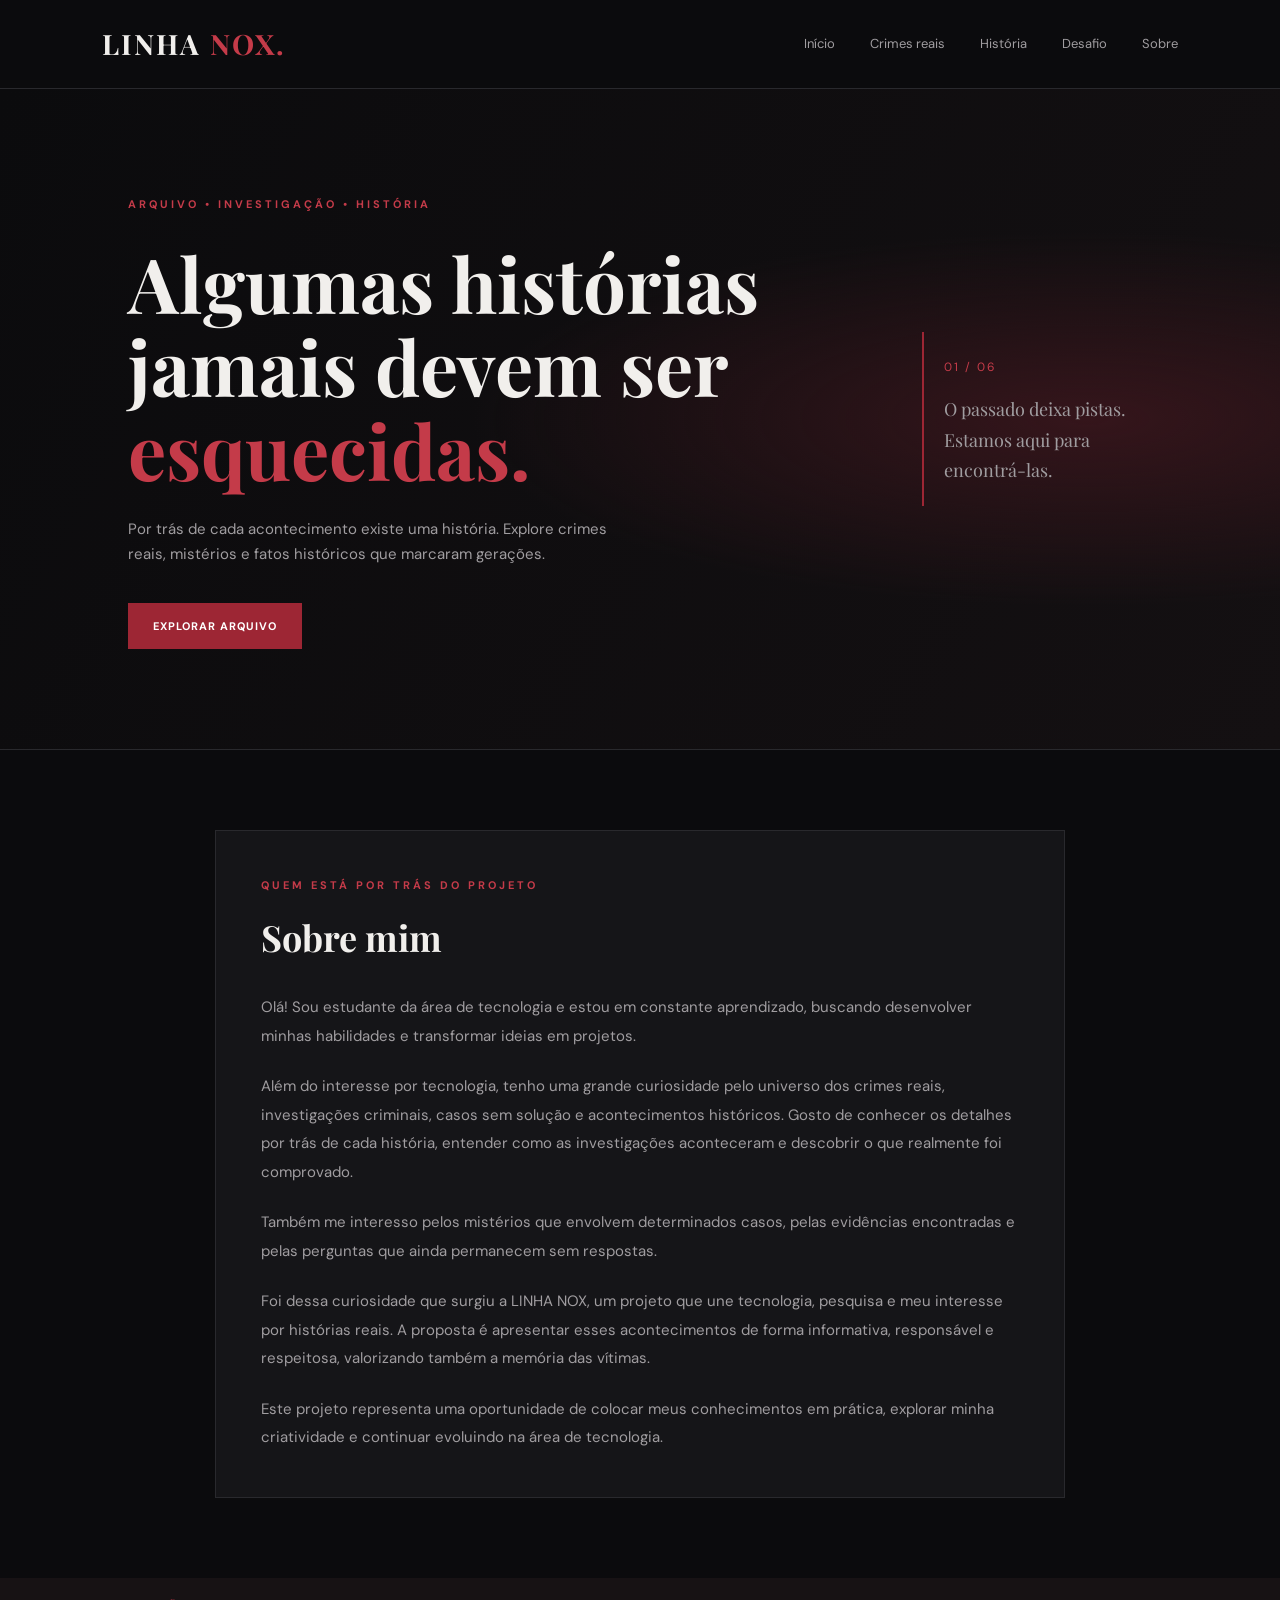
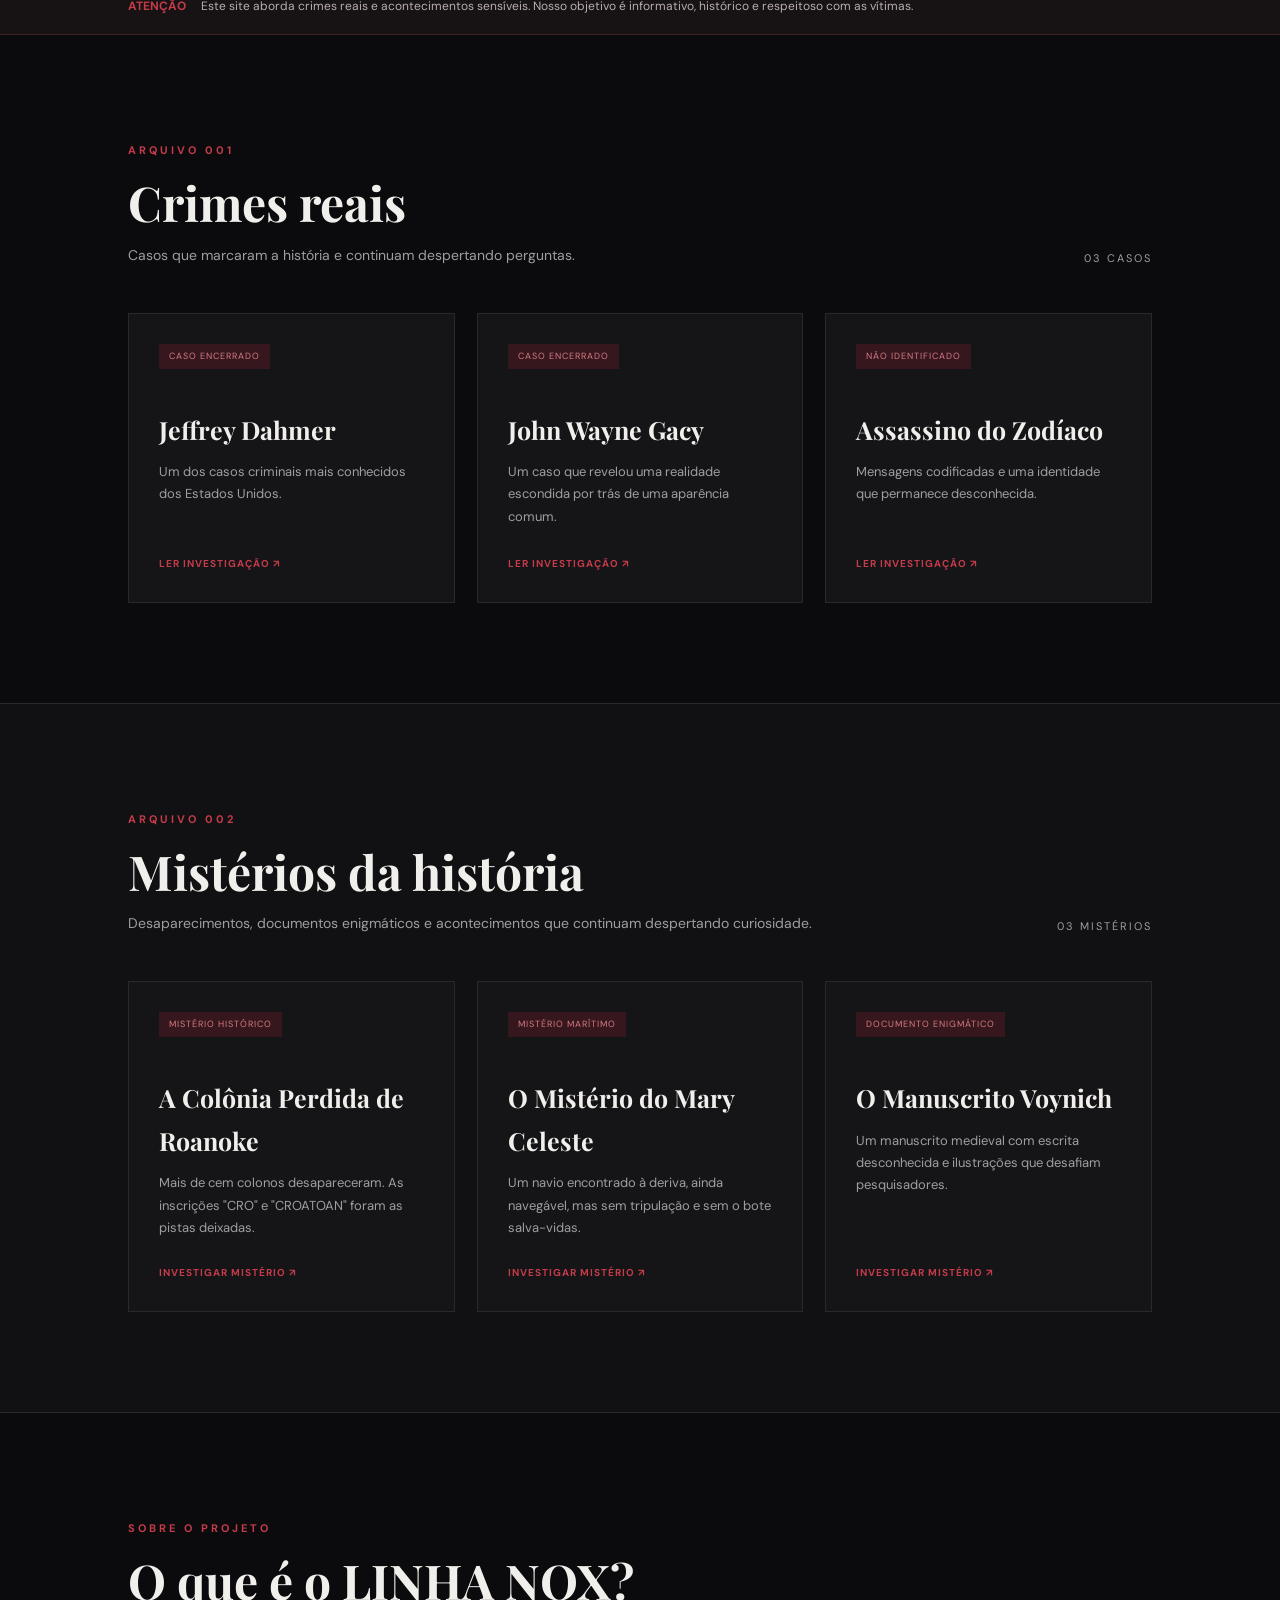
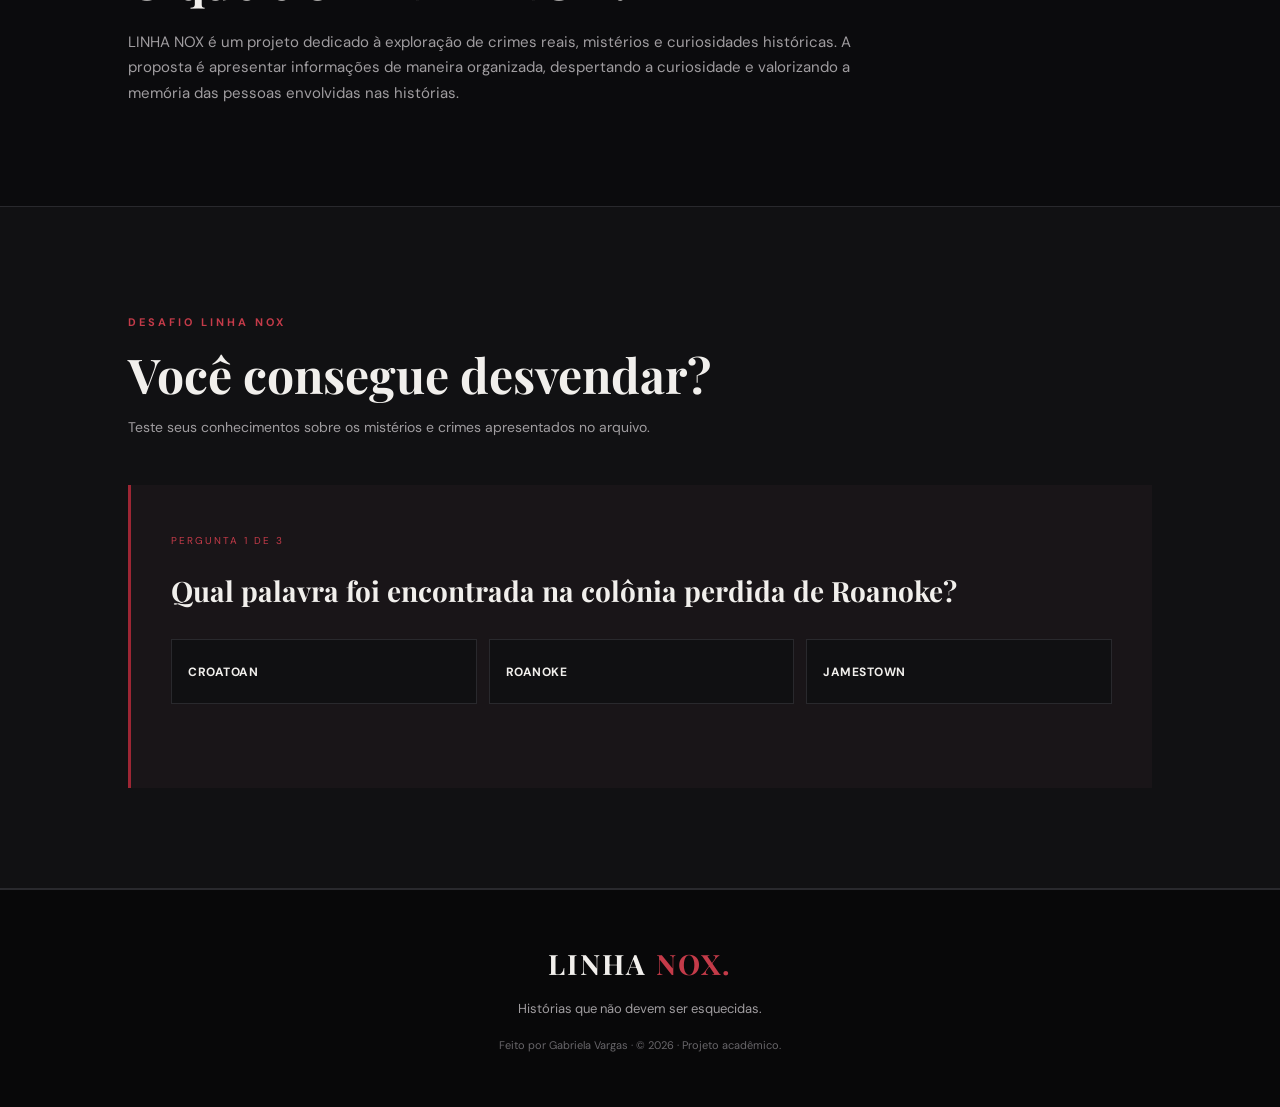
<file: index.html>
<!DOCTYPE html>
<html lang="pt-BR">

<head>
    <meta charset="UTF-8">
    <meta name="viewport" content="width=device-width, initial-scale=1.0">

    <title>LINHA NOX | Histórias que não devem ser esquecidas</title>

    <link rel="stylesheet" href="css/style.css">
</head>

<body class="pagina-inicial">

    <!-- CABEÇALHO -->
    <header class="cabecalho">
        <a href="index.html" class="logo">LINHA <span>NOX.</span></a>

        <nav class="menu" aria-label="Navegação principal">
            <a href="#inicio">Início</a>
            <a href="#crimes">Crimes reais</a>
            <a href="#historias">História</a>
            <a href="#desafio">Desafio</a>
            <a href="#sobre">Sobre</a>
        </nav>
    </header>

    <main>

        <!-- APRESENTAÇÃO -->
        <section class="hero" id="inicio">

            <div class="hero-conteudo">
                <span class="subtitulo">ARQUIVO • INVESTIGAÇÃO • HISTÓRIA</span>

                <h1>
                    Algumas histórias<br>
                    jamais devem ser<br>
                    <span>esquecidas.</span>
                </h1>

                <p>
                    Por trás de cada acontecimento existe uma história.
                    Explore crimes reais, mistérios e fatos históricos
                    que marcaram gerações.
                </p>

                <a href="#crimes" class="botao">
                    EXPLORAR ARQUIVO
                </a>
            </div>

            <div class="hero-lateral">
                <span class="numero">01 / 06</span>
                <p>
                    O passado deixa pistas.<br>
                    Estamos aqui para encontrá-las.
                </p>
            </div>

        </section>

        <!-- SOBRE MIM -->
        <section class="sobre-mim" id="sobre-mim">

            <span class="subtitulo">QUEM ESTÁ POR TRÁS DO PROJETO</span>

            <h2>Sobre mim</h2>

            <p>
                Olá! Sou estudante da área de tecnologia e estou em constante
                aprendizado, buscando desenvolver minhas habilidades e
                transformar ideias em projetos.
            </p>

            <p>
                Além do interesse por tecnologia, tenho uma grande curiosidade
                pelo universo dos crimes reais, investigações criminais,
                casos sem solução e acontecimentos históricos. Gosto de
                conhecer os detalhes por trás de cada história, entender
                como as investigações aconteceram e descobrir o que
                realmente foi comprovado.
            </p>

            <p>
                Também me interesso pelos mistérios que envolvem determinados
                casos, pelas evidências encontradas e pelas perguntas que
                ainda permanecem sem respostas.
            </p>

            <p>
                Foi dessa curiosidade que surgiu a LINHA NOX, um projeto
                que une tecnologia, pesquisa e meu interesse por histórias
                reais. A proposta é apresentar esses acontecimentos de
                forma informativa, responsável e respeitosa, valorizando
                também a memória das vítimas.
            </p>

            <p>
                Este projeto representa uma oportunidade de colocar meus
                conhecimentos em prática, explorar minha criatividade e
                continuar evoluindo na área de tecnologia.
            </p>

        </section>

        <!-- AVISO -->
        <div class="aviso">
            <span>ATENÇÃO</span>
            Este site aborda crimes reais e acontecimentos sensíveis.
            Nosso objetivo é informativo, histórico e respeitoso com as vítimas.
        </div>

        <!-- CRIMES REAIS -->
        <section class="secao" id="crimes">

            <div class="secao-topo">
                <div>
                    <span class="subtitulo">ARQUIVO 001</span>
                    <h2>Crimes reais</h2>
                    <p>
                        Casos que marcaram a história e continuam despertando perguntas.
                    </p>
                </div>

                <span class="contador">03 CASOS</span>
            </div>

            <div class="grade-casos">

                <a href="dahmer.html" class="cartao">
                    <span class="etiqueta">CASO ENCERRADO</span>
                    <h3>Jeffrey Dahmer</h3>
                    <p>
                        Um dos casos criminais mais conhecidos
                        dos Estados Unidos.
                    </p>
                    <span class="ler">LER INVESTIGAÇÃO ↗</span>
                </a>

                <a href="gacy.html" class="cartao">
                    <span class="etiqueta">CASO ENCERRADO</span>
                    <h3>John Wayne Gacy</h3>
                    <p>
                        Um caso que revelou uma realidade
                        escondida por trás de uma aparência comum.
                    </p>
                    <span class="ler">LER INVESTIGAÇÃO ↗</span>
                </a>

                <a href="zodiaco.html" class="cartao">
                    <span class="etiqueta">NÃO IDENTIFICADO</span>
                    <h3>Assassino do Zodíaco</h3>
                    <p>
                        Mensagens codificadas e uma identidade
                        que permanece desconhecida.
                    </p>
                    <span class="ler">LER INVESTIGAÇÃO ↗</span>
                </a>

            </div>
        </section>

        
<!-- HISTÓRIA -->
<section class="secao historia" id="historias">

    <div class="secao-topo">
        <div>
            <span class="subtitulo">ARQUIVO 002</span>
            <h2>Mistérios da história</h2>
            <p>
                Desaparecimentos, documentos enigmáticos e acontecimentos
                que continuam despertando curiosidade.
            </p>
        </div>

        <span class="contador">03 MISTÉRIOS</span>
    </div>

    <div class="grade-casos">

        <!-- ROANOKE -->
        <a href="roanoke.html" class="cartao">
            <span class="etiqueta">MISTÉRIO HISTÓRICO</span>

            <h3>A Colônia Perdida de Roanoke</h3>

            <p>
                Mais de cem colonos desapareceram.
                As inscrições "CRO" e "CROATOAN" foram as pistas deixadas.
            </p>

            <span class="ler">INVESTIGAR MISTÉRIO ↗</span>
        </a>

        <!-- MARY CELESTE -->
        <a href="mary-celeste.html" class="cartao">
            <span class="etiqueta">MISTÉRIO MARÍTIMO</span>

            <h3>O Mistério do Mary Celeste</h3>

            <p>
                Um navio encontrado à deriva, ainda navegável, mas sem
                tripulação e sem o bote salva-vidas.
            </p>

            <span class="ler">INVESTIGAR MISTÉRIO ↗</span>
        </a>

        <!-- MANUSCRITO VOYNICH -->
        <a href="voynich.html" class="cartao">
            <span class="etiqueta">DOCUMENTO ENIGMÁTICO</span>

            <h3>O Manuscrito Voynich</h3>

            <p>
                Um manuscrito medieval com escrita desconhecida
                e ilustrações que desafiam pesquisadores.
            </p>

            <span class="ler">INVESTIGAR MISTÉRIO ↗</span>
        </a>

    </div>

</section>


        <!-- SOBRE O PROJETO -->
        <section class="secao sobre" id="sobre">

            <span class="subtitulo">SOBRE O PROJETO</span>

            <h2>O que é o LINHA NOX?</h2>

            <p>
                LINHA NOX é um projeto dedicado à exploração de
                crimes reais, mistérios e curiosidades históricas.
                A proposta é apresentar informações de maneira
                organizada, despertando a curiosidade e valorizando
                a memória das pessoas envolvidas nas histórias.
            </p>

        </section>

    
    <!-- DESAFIO INVESTIGATIVO -->
<section class="secao historia" id="desafio">

    <div class="secao-topo">
        <div>
            <span class="subtitulo">DESAFIO LINHA NOX</span>
            <h2>Você consegue desvendar?</h2>
            <p>Teste seus conhecimentos sobre os mistérios e crimes apresentados no arquivo.</p>
        </div>
    </div>

    <div class="historia-destaque" id="quiz">

        <span>PERGUNTA 01 DE 03</span>

        <h3 id="quiz-pergunta">
            Qual palavra foi encontrada na colônia perdida de Roanoke?
        </h3>

        <div id="quiz-opcoes">
            <button class="botao opcao-quiz" type="button">CROATOAN</button>
            <button class="botao opcao-quiz" type="button">ROANOKE</button>
            <button class="botao opcao-quiz" type="button">JAMESTOWN</button>
        </div>

        <p id="quiz-feedback" aria-live="polite"></p>

    </div>

</section>
</main>
    <!-- RODAPÉ -->
    <footer class="rodape">
        <a href="index.html" class="logo">LINHA <span>NOX.</span></a>
        <p>Histórias que não devem ser esquecidas.</p>
        <small>Feito por Gabriela Vargas · © 2026 · Projeto acadêmico.</small>
    </footer>

    <script src="js/script.js"></script>

</body>

</html>
</file>
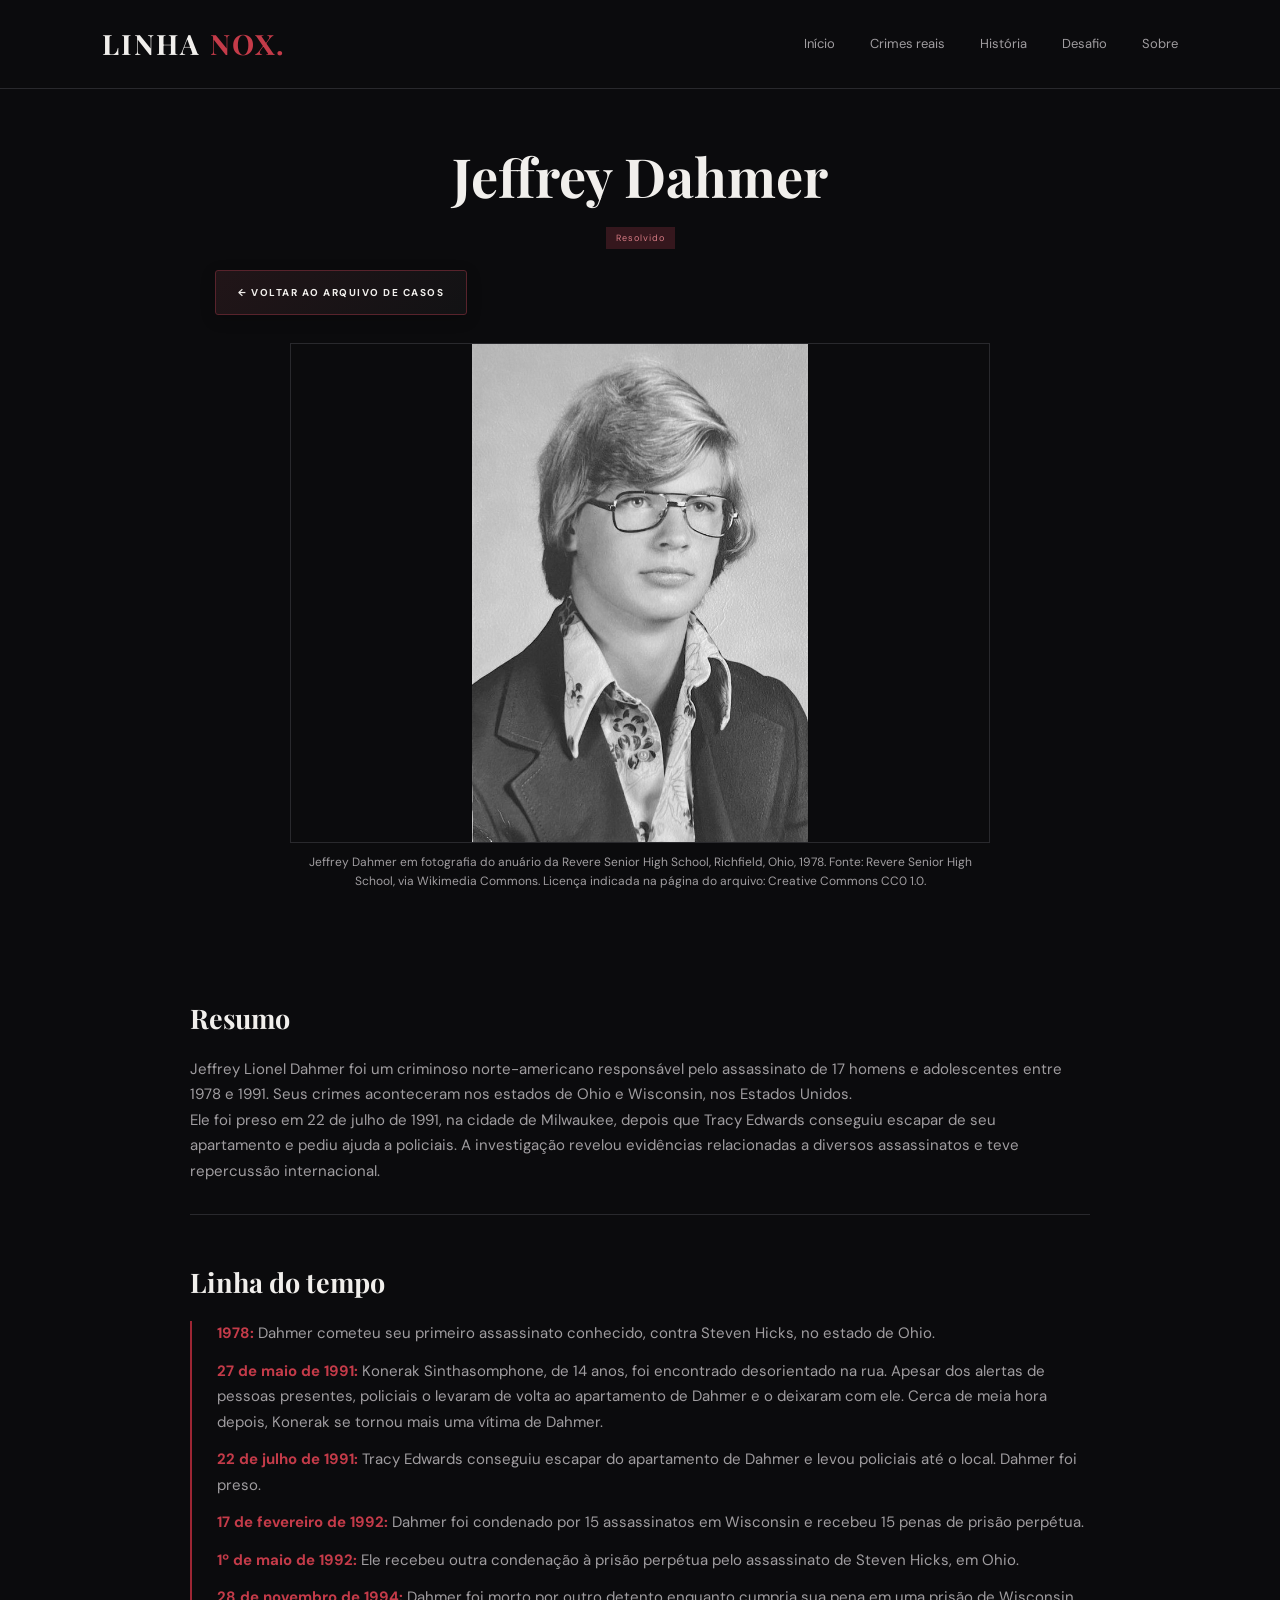
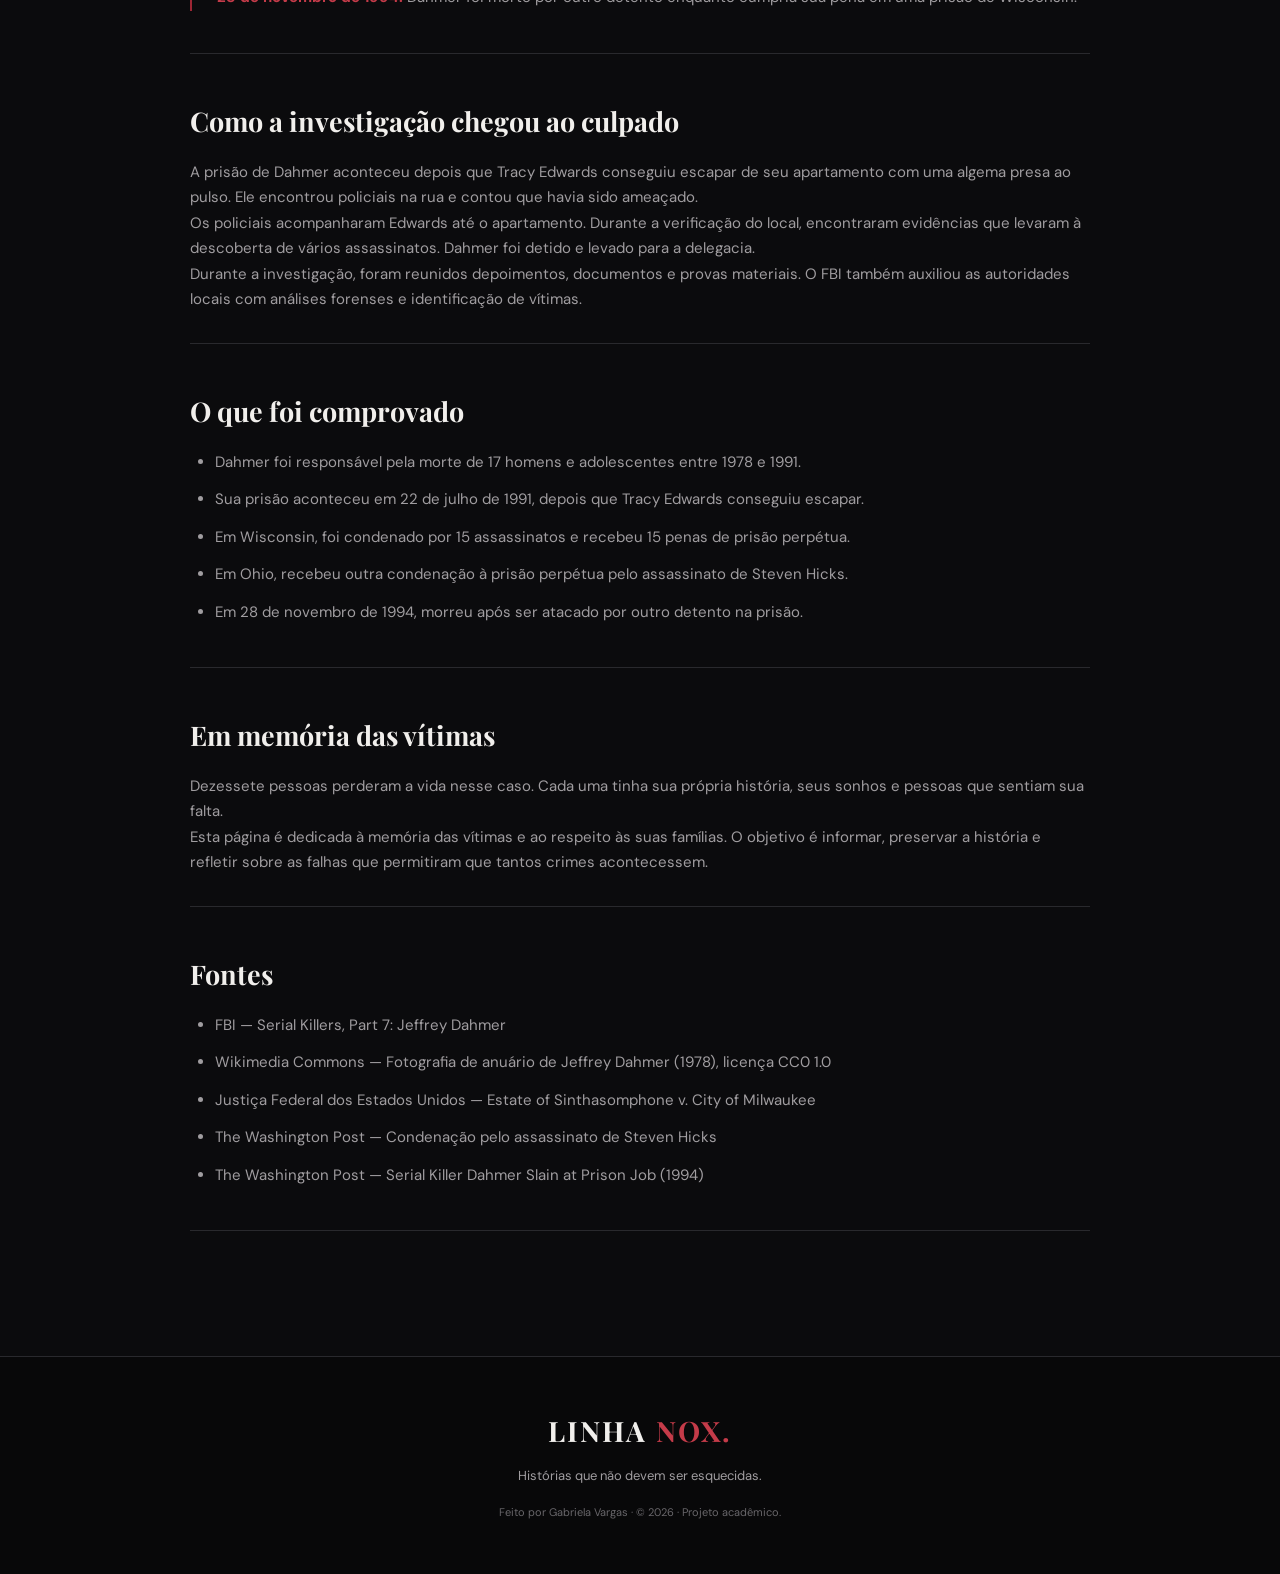
<file: dahmer.html>
<!DOCTYPE html>
<html lang="pt-BR">

<head>
    <!-- Define a codificação para aceitar acentos e caracteres especiais -->
    <meta charset="UTF-8">

    <!-- Faz o site se adaptar a celulares, tablets e computadores -->
    <meta name="viewport" content="width=device-width, initial-scale=1.0">

    <!-- Nome que aparece na aba do navegador -->
    <title>Jeffrey Dahmer · LINHA NOX</title>

    <!-- Conecta esta página ao arquivo de estilos CSS -->
    <link rel="stylesheet" href="css/style.css">
</head>

<body class="pagina-caso">

    <!-- CABEÇALHO PRINCIPAL -->
    <header class="cabecalho">
        <a href="index.html" class="logo">LINHA <span>NOX.</span></a>

        <nav class="menu" aria-label="Navegação principal">
            <a href="index.html#inicio">Início</a>
            <a href="index.html#crimes">Crimes reais</a>
            <a href="index.html#historias">História</a>
            <a href="index.html#desafio">Desafio</a>
            <a href="index.html#sobre">Sobre</a>
        </nav>
    </header>

    <!-- CABEÇALHO DO CASO -->
    <header class="cabecalho-caso">

        <h1>Jeffrey Dahmer</h1>

        <p>
            <span class="etiqueta">Resolvido</span>
        </p>

        <!-- LINK PARA VOLTAR -->
        <a class="voltar" href="index.html#crimes">
            ← Voltar ao arquivo de casos
        </a>

        <!-- IMAGEM DO CASO -->
        <figure class="imagem-caso">
           <img src="imagens/dahmer.jpg"
     alt="Fotografia de Jeffrey Dahmer no anuário escolar de 1978">
            <figcaption>
                Jeffrey Dahmer em fotografia do anuário da Revere Senior High School,
                Richfield, Ohio, 1978. Fonte: Revere Senior High School, via Wikimedia Commons.
                Licença indicada na página do arquivo: Creative Commons CC0 1.0.
            </figcaption>
        </figure>

    </header>

    <!-- CONTEÚDO PRINCIPAL -->
    <main>

        <!-- SEÇÃO 1: resumo geral do caso -->
        <section>
            <h2>Resumo</h2>

            <p>
                Jeffrey Lionel Dahmer foi um criminoso norte-americano
                responsável pelo assassinato de 17 homens e adolescentes
                entre 1978 e 1991. Seus crimes aconteceram nos estados
                de Ohio e Wisconsin, nos Estados Unidos.
            </p>

            <p>
                Ele foi preso em 22 de julho de 1991, na cidade de
                Milwaukee, depois que Tracy Edwards conseguiu escapar
                de seu apartamento e pediu ajuda a policiais. A investigação
                revelou evidências relacionadas a diversos assassinatos
                e teve repercussão internacional.
            </p>
        </section>

        <!-- SEÇÃO 2: acontecimentos organizados por data -->
        <section>
            <h2>Linha do tempo</h2>

            <ul class="linha-tempo">
                <li>
                    <strong>1978:</strong>
                    Dahmer cometeu seu primeiro assassinato conhecido,
                    contra Steven Hicks, no estado de Ohio.
                </li>

                <li>
                    <strong>27 de maio de 1991:</strong>
                    Konerak Sinthasomphone, de 14 anos, foi encontrado
                    desorientado na rua. Apesar dos alertas de pessoas
                    presentes, policiais o levaram de volta ao apartamento
                    de Dahmer e o deixaram com ele. Cerca de meia hora
                    depois, Konerak se tornou mais uma vítima de Dahmer.
                </li>

                <li>
                    <strong>22 de julho de 1991:</strong>
                    Tracy Edwards conseguiu escapar do apartamento
                    de Dahmer e levou policiais até o local.
                    Dahmer foi preso.
                </li>

                <li>
                    <strong>17 de fevereiro de 1992:</strong>
                    Dahmer foi condenado por 15 assassinatos em Wisconsin
                    e recebeu 15 penas de prisão perpétua.
                </li>

                <li>
                    <strong>1º de maio de 1992:</strong>
                    Ele recebeu outra condenação à prisão perpétua
                    pelo assassinato de Steven Hicks, em Ohio.
                </li>

                <li>
                    <strong>28 de novembro de 1994:</strong>
                    Dahmer foi morto por outro detento enquanto
                    cumpria sua pena em uma prisão de Wisconsin.
                </li>
            </ul>
        </section>

        <!-- SEÇÃO 3: explica como aconteceu a descoberta do caso -->
        <section>
            <h2>Como a investigação chegou ao culpado</h2>

            <p>
                A prisão de Dahmer aconteceu depois que Tracy Edwards
                conseguiu escapar de seu apartamento com uma algema
                presa ao pulso. Ele encontrou policiais na rua e contou
                que havia sido ameaçado.
            </p>

            <p>
                Os policiais acompanharam Edwards até o apartamento.
                Durante a verificação do local, encontraram evidências
                que levaram à descoberta de vários assassinatos.
                Dahmer foi detido e levado para a delegacia.
            </p>

            <p>
                Durante a investigação, foram reunidos depoimentos,
                documentos e provas materiais. O FBI também auxiliou
                as autoridades locais com análises forenses e
                identificação de vítimas.
            </p>
        </section>

        <!-- SEÇÃO 4: apresenta os fatos confirmados -->
        <section>
            <h2>O que foi comprovado</h2>

            <ul>
                <li>
                    Dahmer foi responsável pela morte de 17 homens
                    e adolescentes entre 1978 e 1991.
                </li>

                <li>
                    Sua prisão aconteceu em 22 de julho de 1991,
                    depois que Tracy Edwards conseguiu escapar.
                </li>

                <li>
                    Em Wisconsin, foi condenado por 15 assassinatos
                    e recebeu 15 penas de prisão perpétua.
                </li>

                <li>
                    Em Ohio, recebeu outra condenação à prisão perpétua
                    pelo assassinato de Steven Hicks.
                </li>

                <li>
                    Em 28 de novembro de 1994, morreu após ser atacado
                    por outro detento na prisão.
                </li>
            </ul>
        </section>

        <!-- SEÇÃO 5: homenagem às vítimas -->
        <section>
            <h2>Em memória das vítimas</h2>

            <p>
                Dezessete pessoas perderam a vida nesse caso.
                Cada uma tinha sua própria história, seus sonhos
                e pessoas que sentiam sua falta.
            </p>

            <p>
                Esta página é dedicada à memória das vítimas e
                ao respeito às suas famílias. O objetivo é informar,
                preservar a história e refletir sobre as falhas
                que permitiram que tantos crimes acontecessem.
            </p>
        </section>

        <!-- SEÇÃO 6: referências utilizadas na pesquisa -->
        <section>
            <h2>Fontes</h2>

            <ul>
                <li>
                    <a href="https://www.fbi.gov/news/stories/serial-killers-part-7-jeffrey-dahmer"
                       target="_blank"
                       rel="noopener noreferrer">
                        FBI — Serial Killers, Part 7: Jeffrey Dahmer
                    </a>
                </li>

                <li>
                    <a href="https://commons.wikimedia.org/wiki/File:JeffreyDahmer1978.jpg"
                       target="_blank"
                       rel="noopener noreferrer">
                        Wikimedia Commons — Fotografia de anuário de Jeffrey Dahmer (1978), licença CC0 1.0
                    </a>
                </li>

                <li>
                    <a href="https://law.justia.com/cases/federal/district-courts/FSupp/878/147/1440090/"
                       target="_blank"
                       rel="noopener noreferrer">
                        Justiça Federal dos Estados Unidos —
                        Estate of Sinthasomphone v. City of Milwaukee
                    </a>
                </li>

                <li>
                    <a href="https://www.washingtonpost.com/archive/national/1992/05/02/dahmer-gets-life-term-in-1978-murder-in-ohio/851e8c28-69eb-4b14-8f25-250d47d32791/"
                       target="_blank"
                       rel="noopener noreferrer">
                        The Washington Post — Condenação pelo assassinato
                        de Steven Hicks
                    </a>
                </li>

                <li>
                    <a href="https://www.washingtonpost.com/archive/politics/1994/11/29/serial-killer-dahmer-slain-at-prison-job/7b18ac27-cd04-4482-8aac-0d8a25ddb1f7/"
                       target="_blank"
                       rel="noopener noreferrer">
                        The Washington Post — Serial Killer Dahmer Slain at Prison Job (1994)
                    </a>
                </li>
            </ul>
        </section>

    </main>

    <!-- RODAPÉ -->
    <footer class="rodape">
        <a href="index.html" class="logo">LINHA <span>NOX.</span></a>
        <p>Histórias que não devem ser esquecidas.</p>
        <small>Feito por Gabriela Vargas · © 2026 · Projeto acadêmico.</small>
    </footer>

    <!-- Conecta a página ao arquivo JavaScript -->
    <script src="js/script.js"></script>

</body>
</html>
</file>
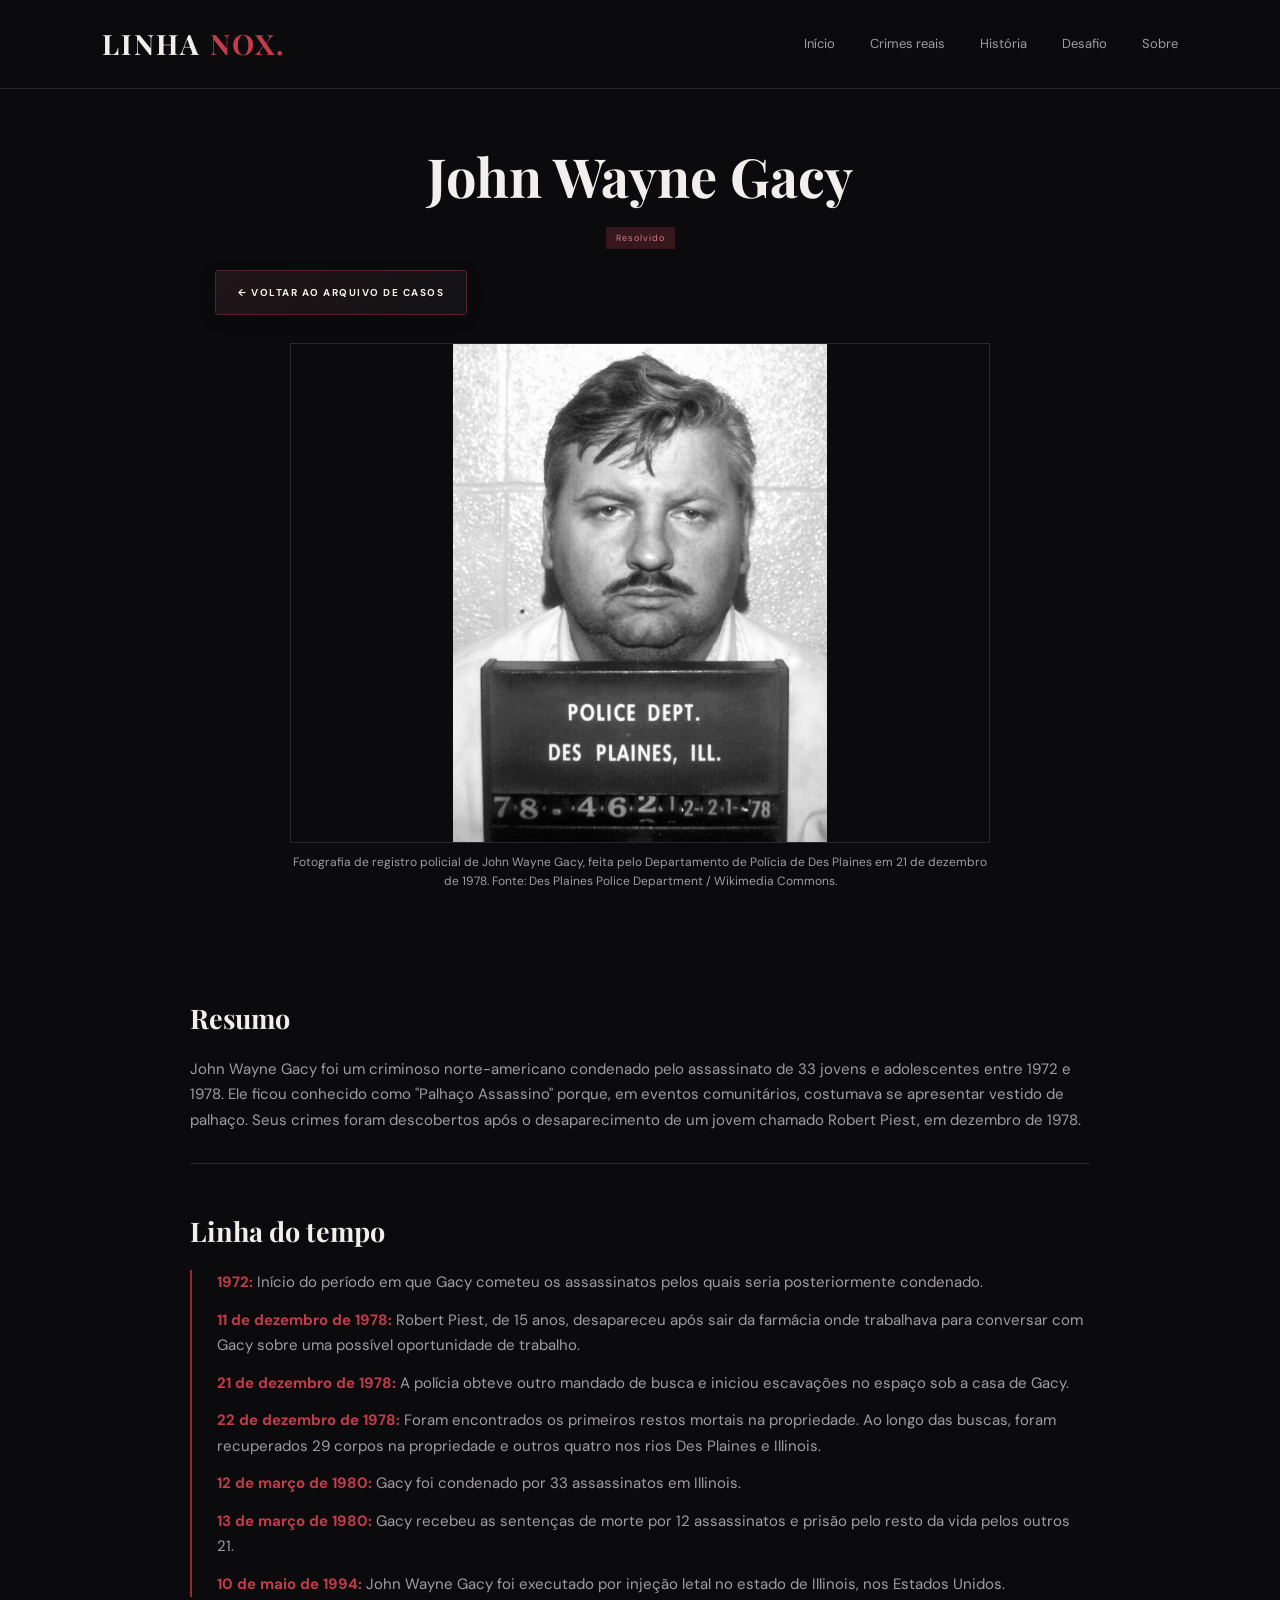
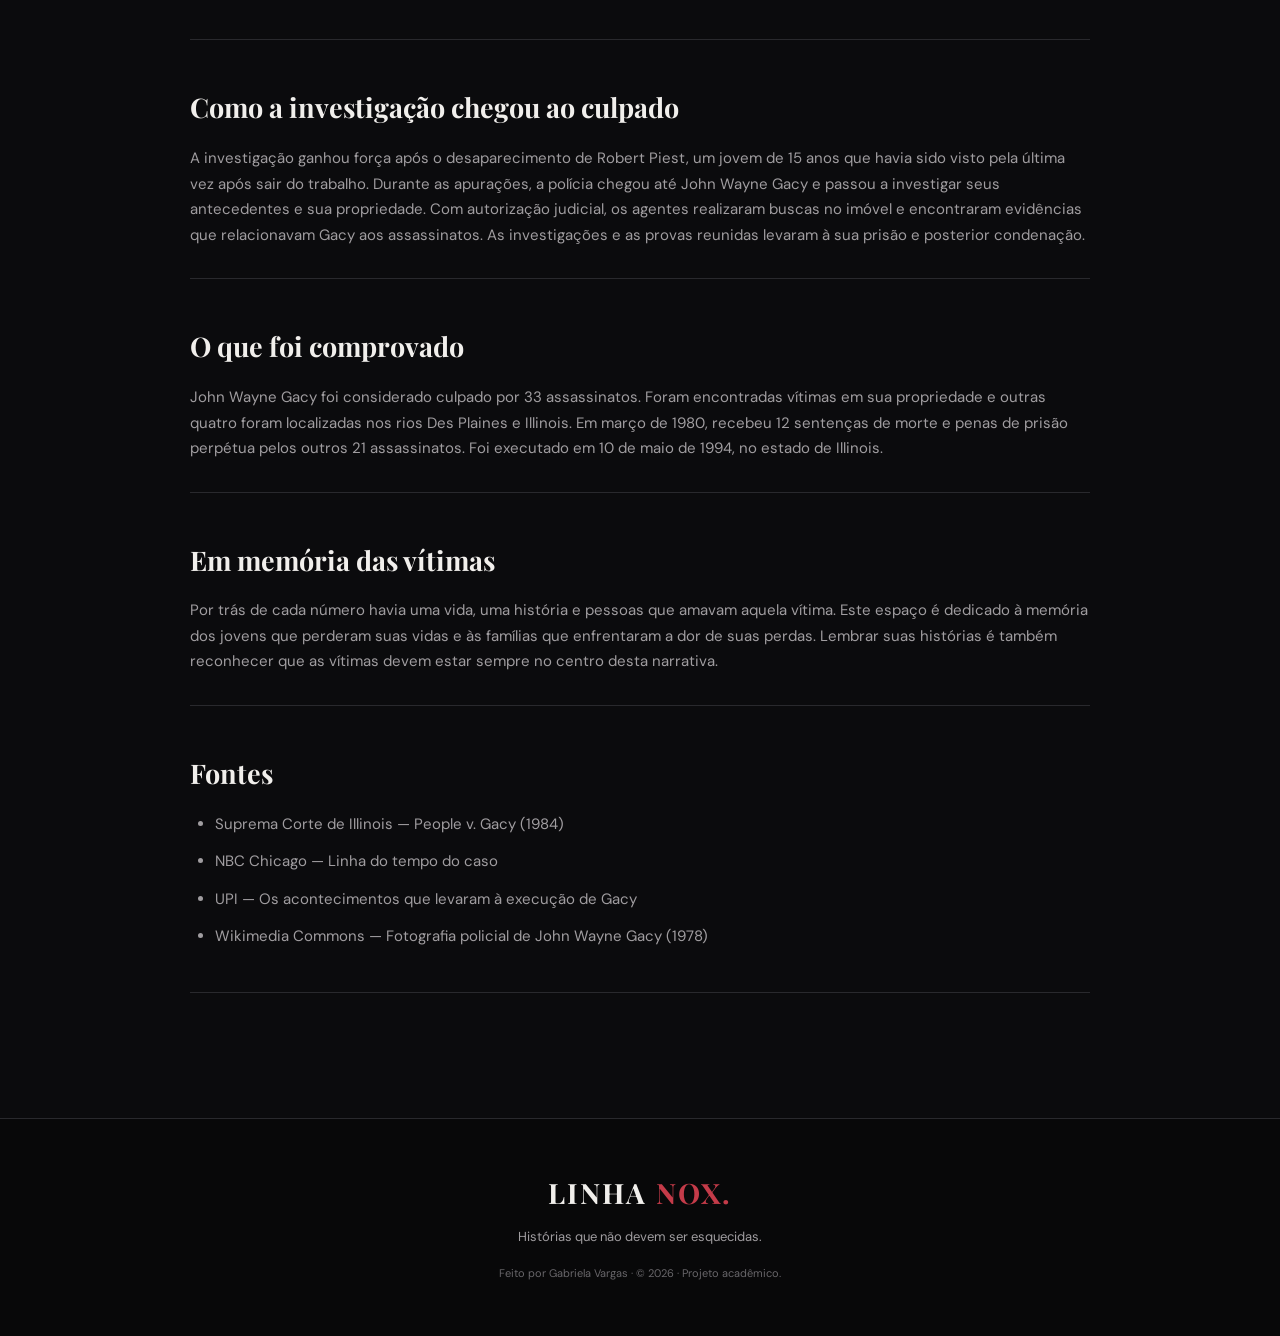
<file: gacy.html>
<!DOCTYPE html>
<html lang="pt-BR">
<head>
  <meta charset="UTF-8">
  <meta name="viewport" content="width=device-width, initial-scale=1.0">
  <title>John Wayne Gacy · LINHA NOX</title>
  <link rel="stylesheet" href="css/style.css">
</head>
<body class="pagina-caso">

    <!-- CABEÇALHO PRINCIPAL -->
    <header class="cabecalho">
        <a href="index.html" class="logo">LINHA <span>NOX.</span></a>

        <nav class="menu" aria-label="Navegação principal">
            <a href="index.html#inicio">Início</a>
            <a href="index.html#crimes">Crimes reais</a>
            <a href="index.html#historias">História</a>
            <a href="index.html#desafio">Desafio</a>
            <a href="index.html#sobre">Sobre</a>
        </nav>
    </header>

    <!-- CABEÇALHO DO CASO -->
    <header class="cabecalho-caso">

        <h1>John Wayne Gacy</h1>

        <p>
            <span class="etiqueta">Resolvido</span>
        </p>

        <!-- LINK PARA VOLTAR -->
        <a class="voltar" href="index.html#crimes">
            ← Voltar ao arquivo de casos
        </a>

        <!-- IMAGEM DO CASO -->
        <figure class="imagem-caso">
            <img src="imagens/gacy.jpg"
                 alt="Fotografia policial de John Wayne Gacy, de 1978">

            <figcaption>
                Fotografia de registro policial de John Wayne Gacy, feita pelo
                Departamento de Polícia de Des Plaines em 21 de dezembro de 1978.
                Fonte: Des Plaines Police Department / Wikimedia Commons.
            </figcaption>
        </figure>

    </header>

    <!-- CONTEÚDO PRINCIPAL -->
    <main>
    <section>
      <h2>Resumo</h2>
    <p>
    John Wayne Gacy foi um criminoso norte-americano condenado
    pelo assassinato de 33 jovens e adolescentes entre 1972 e 1978.
    Ele ficou conhecido como "Palhaço Assassino" porque, em eventos
    comunitários, costumava se apresentar vestido de palhaço.
    Seus crimes foram descobertos após o desaparecimento de um jovem
    chamado Robert Piest, em dezembro de 1978.
</p>
    </section>

    <section>
      <h2>Linha do tempo</h2>
          <ul class="linha-tempo">

        <li>
            <strong>1972:</strong>
            Início do período em que Gacy cometeu os assassinatos
            pelos quais seria posteriormente condenado.
        </li>

        <li>
            <strong>11 de dezembro de 1978:</strong>
            Robert Piest, de 15 anos, desapareceu após sair da
            farmácia onde trabalhava para conversar com Gacy
            sobre uma possível oportunidade de trabalho.
        </li>

       <li>
    <strong>21 de dezembro de 1978:</strong>
    A polícia obteve outro mandado de busca e iniciou
    escavações no espaço sob a casa de Gacy.
</li>

<li>
    <strong>22 de dezembro de 1978:</strong>
    Foram encontrados os primeiros restos mortais na propriedade.
    Ao longo das buscas, foram recuperados 29 corpos na propriedade
    e outros quatro nos rios Des Plaines e Illinois.
</li>

        <li>
            <strong>12 de março de 1980:</strong>
            Gacy foi condenado por 33 assassinatos em Illinois.
        </li>
        <li>
    <strong>13 de março de 1980:</strong>
    Gacy recebeu as sentenças de morte por 12 assassinatos
    e prisão pelo resto da vida pelos outros 21.
</li>

        <li>
            <strong>10 de maio de 1994:</strong>
            John Wayne Gacy foi executado por injeção letal
            no estado de Illinois, nos Estados Unidos.
        </li>

      </ul>
    </section>

    <section>
      <h2>Como a investigação chegou ao culpado</h2>
      <p>
    A investigação ganhou força após o desaparecimento de Robert Piest,
    um jovem de 15 anos que havia sido visto pela última vez após sair
    do trabalho. Durante as apurações, a polícia chegou até John Wayne
    Gacy e passou a investigar seus antecedentes e sua propriedade.
    Com autorização judicial, os agentes realizaram buscas no imóvel
    e encontraram evidências que relacionavam Gacy aos assassinatos.
    As investigações e as provas reunidas levaram à sua prisão e
    posterior condenação.
</p>
    </section>

    <section>
      <h2>O que foi comprovado</h2>
     <p>
    John Wayne Gacy foi considerado culpado por 33 assassinatos.
    Foram encontradas vítimas em sua propriedade e outras quatro
    foram localizadas nos rios Des Plaines e Illinois. Em março de
    1980, recebeu 12 sentenças de morte e penas de prisão perpétua
    pelos outros 21 assassinatos. Foi executado em 10 de maio de
    1994, no estado de Illinois.
</p>
    </section>

    <section>
      <h2>Em memória das vítimas</h2>
     <p>
    Por trás de cada número havia uma vida, uma história e pessoas
    que amavam aquela vítima. Este espaço é dedicado à memória
    dos jovens que perderam suas vidas e às famílias que enfrentaram
    a dor de suas perdas. Lembrar suas histórias é também reconhecer
    que as vítimas devem estar sempre no centro desta narrativa.
</p>
    </section>

    <section>
    <h2>Fontes</h2>
    <ul>
        <li>
            <a href="https://law.justia.com/cases/illinois/supreme-court/1984/53212-6.html" target="_blank"
                       rel="noopener noreferrer">
                Suprema Corte de Illinois — People v. Gacy (1984)
            </a>
        </li>
        <li>
            <a href="https://www.nbcchicago.com/news/local/timeline-of-serial-killer-john-wayne-gacys-life-case/2654630/" target="_blank"
                       rel="noopener noreferrer">
                NBC Chicago — Linha do tempo do caso
            </a>
        </li>
        <li>
            <a href="https://www.upi.com/Archives/1994/05/10/The-events-leading-to-Gacys-execution/7264768542400/" target="_blank"
                       rel="noopener noreferrer">
                UPI — Os acontecimentos que levaram à execução de Gacy
            </a>
        </li>
        <li>
            <a href="https://commons.wikimedia.org/wiki/File:John_Wayne_Gacy_1978_mugshot.jpg"
               target="_blank"
               rel="noopener noreferrer">
                Wikimedia Commons — Fotografia policial de John Wayne Gacy (1978)
            </a>
        </li>
    </ul>
</section>
  </main>

    <!-- RODAPÉ -->
    <footer class="rodape">
        <a href="index.html" class="logo">LINHA <span>NOX.</span></a>
        <p>Histórias que não devem ser esquecidas.</p>
        <small>Feito por Gabriela Vargas · © 2026 · Projeto acadêmico.</small>
    </footer>
<script src="js/script.js"></script>
</body>
</html>
</file>
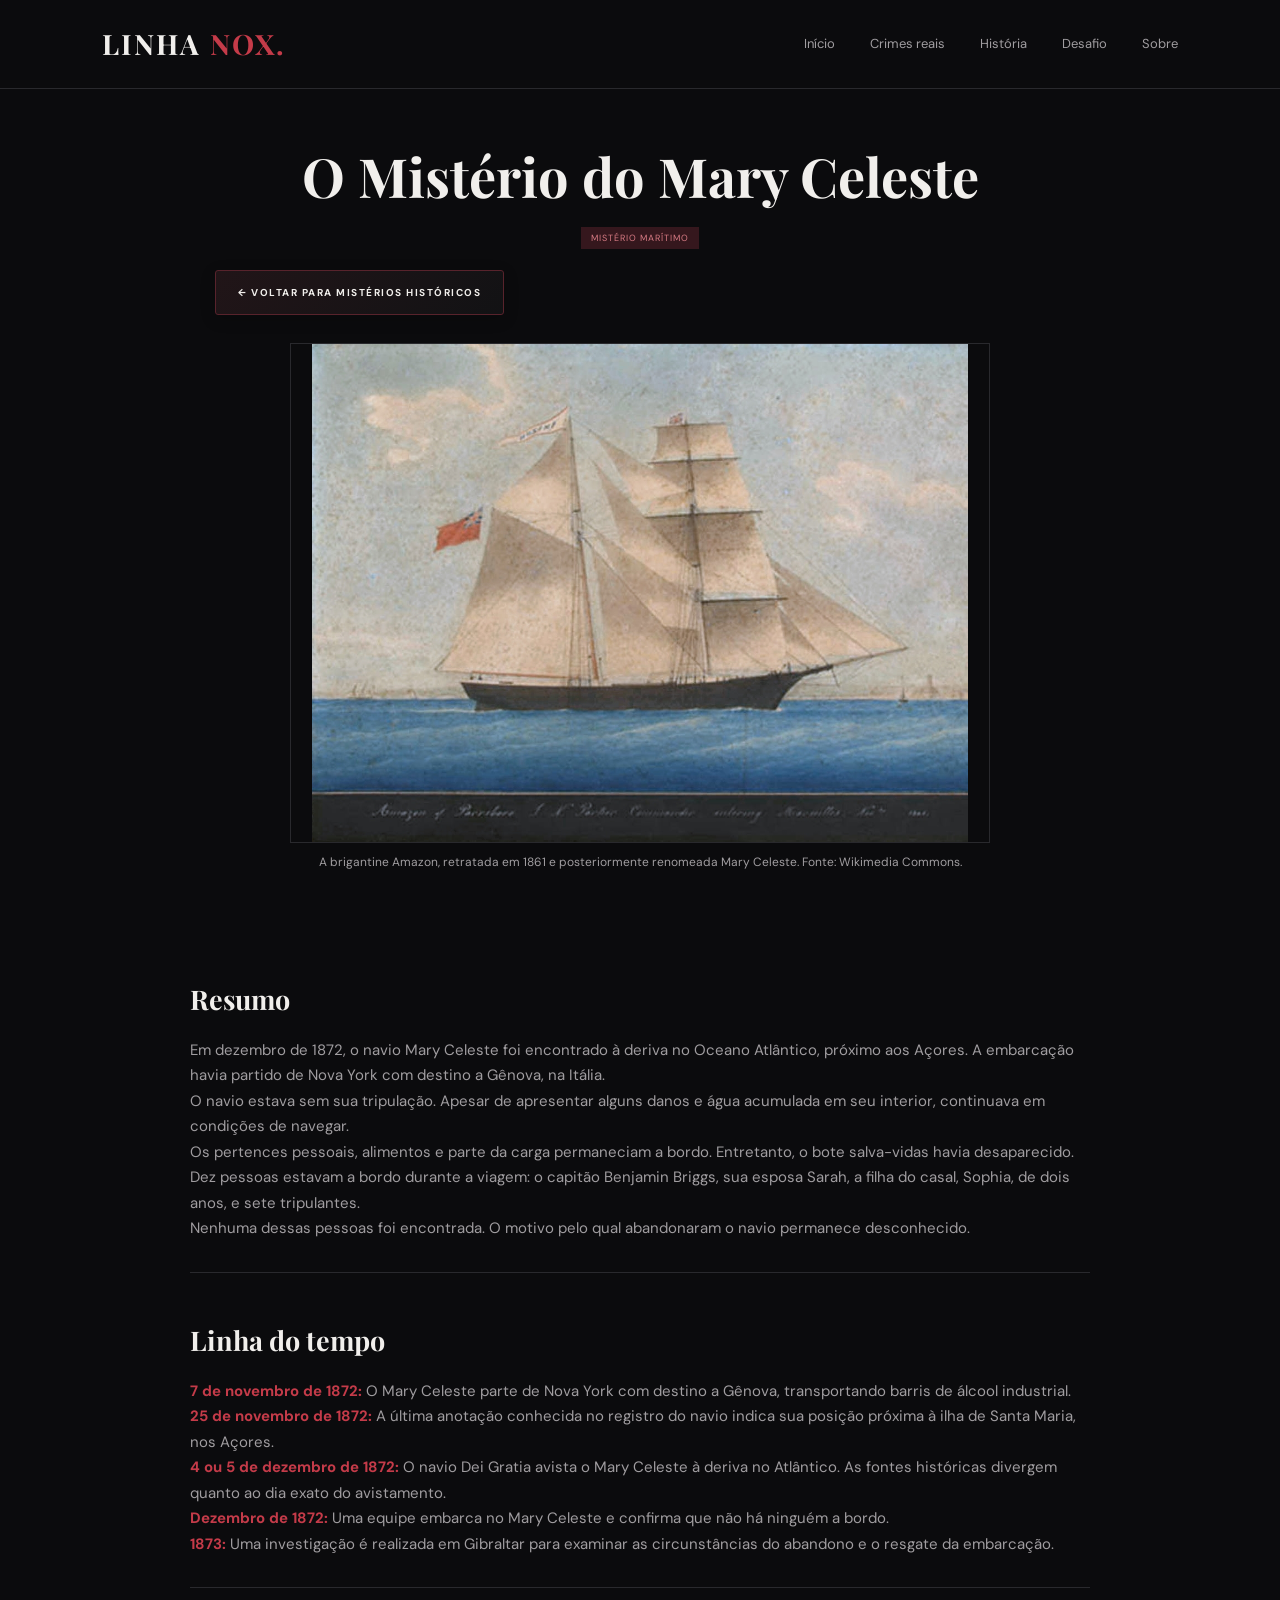
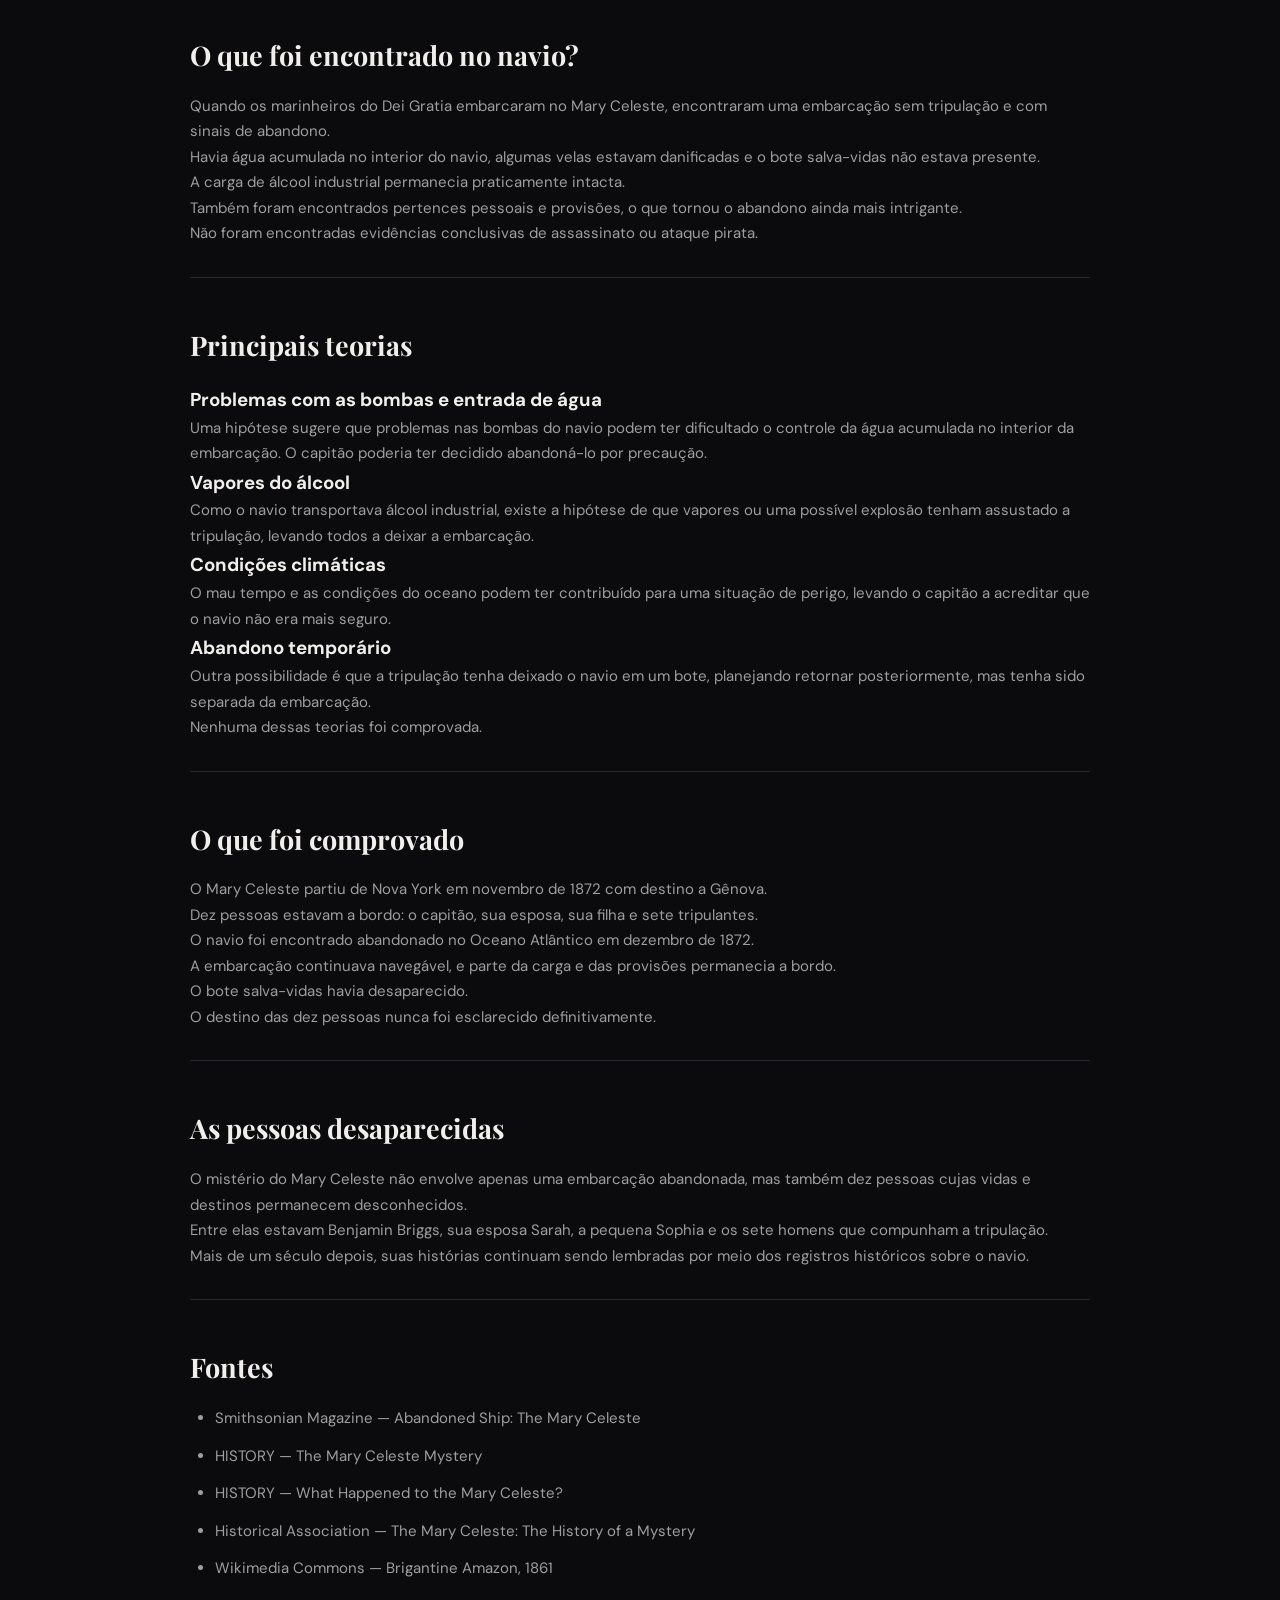
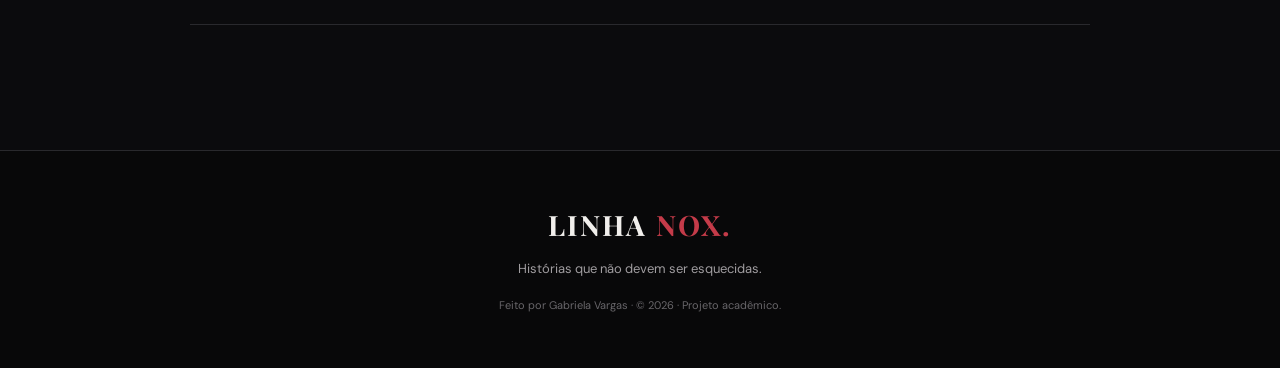
<file: mary-celeste.html>
<!DOCTYPE html>
<html lang="pt-BR">

<head>
    <meta charset="UTF-8">
    <meta name="viewport" content="width=device-width, initial-scale=1.0">

    <title>O Mistério do Mary Celeste | LINHA NOX</title>

    <link rel="stylesheet" href="css/style.css">
</head>

<body class="pagina-caso">

    <!-- CABEÇALHO -->
    <header class="cabecalho">
        <a href="index.html" class="logo">LINHA <span>NOX.</span></a>

        <nav class="menu" aria-label="Navegação principal">
            <a href="index.html#inicio">Início</a>
            <a href="index.html#crimes">Crimes reais</a>
            <a href="index.html#historias">História</a>
            <a href="index.html#desafio">Desafio</a>
            <a href="index.html#sobre">Sobre</a>
        </nav>
    </header>

      <!-- IDENTIFICAÇÃO DO CASO -->
    <header class="cabecalho-caso">

        <h1>O Mistério do Mary Celeste</h1>

        <p>
            <span class="etiqueta">MISTÉRIO MARÍTIMO</span>
        </p>

        <!-- LINK PARA VOLTAR -->
        <a href="index.html#historias" class="voltar">
            ← Voltar para mistérios históricos
        </a>

        <!-- IMAGEM DO CASO -->
        <figure class="imagem-caso">
            <img src="imagens/mary-celeste.jpg"
                 alt="Pintura histórica do navio Mary Celeste, originalmente chamado Amazon">

            <figcaption>
                A brigantine Amazon, retratada em 1861 e posteriormente renomeada
                Mary Celeste. Fonte: Wikimedia Commons.
            </figcaption>
        </figure>

    </header>

    <!-- CONTEÚDO PRINCIPAL -->

    <main>

        <!-- RESUMO -->
        <section>

            <h2>Resumo</h2>

            <p>
                Em dezembro de 1872, o navio Mary Celeste foi encontrado
                à deriva no Oceano Atlântico, próximo aos Açores.
                A embarcação havia partido de Nova York com destino
                a Gênova, na Itália.
            </p>

            <p>
                O navio estava sem sua tripulação. Apesar de apresentar
                alguns danos e água acumulada em seu interior,
                continuava em condições de navegar.
            </p>

            <p>
                Os pertences pessoais, alimentos e parte da carga
                permaneciam a bordo. Entretanto, o bote salva-vidas
                havia desaparecido.
            </p>

            <p>
                Dez pessoas estavam a bordo durante a viagem:
                o capitão Benjamin Briggs, sua esposa Sarah,
                a filha do casal, Sophia, de dois anos,
                e sete tripulantes.
            </p>

            <p>
                Nenhuma dessas pessoas foi encontrada.
                O motivo pelo qual abandonaram o navio
                permanece desconhecido.
            </p>

        </section>

        <!-- LINHA DO TEMPO -->
        <section>

            <h2>Linha do tempo</h2>

            <p>
                <strong>7 de novembro de 1872:</strong>
                O Mary Celeste parte de Nova York com destino
                a Gênova, transportando barris de álcool industrial.
            </p>

            <p>
                <strong>25 de novembro de 1872:</strong>
                A última anotação conhecida no registro do navio
                indica sua posição próxima à ilha de Santa Maria,
                nos Açores.
            </p>

            <p>
                <strong>4 ou 5 de dezembro de 1872:</strong>
                O navio Dei Gratia avista o Mary Celeste à deriva no Atlântico.
                As fontes históricas divergem quanto ao dia exato do avistamento.
            </p>

            <p>
                <strong>Dezembro de 1872:</strong>
                Uma equipe embarca no Mary Celeste e confirma
                que não há ninguém a bordo.
            </p>

            <p>
                <strong>1873:</strong>
                Uma investigação é realizada em Gibraltar
                para examinar as circunstâncias do abandono
                e o resgate da embarcação.
            </p>

        </section>

        <!-- INVESTIGAÇÃO -->
        <section>

            <h2>O que foi encontrado no navio?</h2>

            <p>
                Quando os marinheiros do Dei Gratia embarcaram
                no Mary Celeste, encontraram uma embarcação
                sem tripulação e com sinais de abandono.
            </p>

            <p>
                Havia água acumulada no interior do navio,
                algumas velas estavam danificadas e o bote
                salva-vidas não estava presente.
            </p>

            <p>
                A carga de álcool industrial permanecia
                praticamente intacta.
            </p>

            <p>
                Também foram encontrados pertences pessoais
                e provisões, o que tornou o abandono
                ainda mais intrigante.
            </p>

            <p>
                Não foram encontradas evidências conclusivas
                de assassinato ou ataque pirata.
            </p>

        </section>

        <!-- TEORIAS -->
        <section>

            <h2>Principais teorias</h2>

            <h3>Problemas com as bombas e entrada de água</h3>

            <p>
                Uma hipótese sugere que problemas nas bombas
                do navio podem ter dificultado o controle
                da água acumulada no interior da embarcação.
                O capitão poderia ter decidido abandoná-lo
                por precaução.
            </p>

            <h3>Vapores do álcool</h3>

            <p>
                Como o navio transportava álcool industrial,
                existe a hipótese de que vapores ou uma possível
                explosão tenham assustado a tripulação,
                levando todos a deixar a embarcação.
            </p>

            <h3>Condições climáticas</h3>

            <p>
                O mau tempo e as condições do oceano podem
                ter contribuído para uma situação de perigo,
                levando o capitão a acreditar que o navio
                não era mais seguro.
            </p>

            <h3>Abandono temporário</h3>

            <p>
                Outra possibilidade é que a tripulação tenha
                deixado o navio em um bote, planejando
                retornar posteriormente, mas tenha sido
                separada da embarcação.
            </p>

            <p>
                Nenhuma dessas teorias foi comprovada.
            </p>

        </section>

        <!-- FATOS COMPROVADOS -->
        <section>

            <h2>O que foi comprovado</h2>

            <p>
                O Mary Celeste partiu de Nova York em
                novembro de 1872 com destino a Gênova.
            </p>

            <p>
                Dez pessoas estavam a bordo:
                o capitão, sua esposa, sua filha
                e sete tripulantes.
            </p>

            <p>
                O navio foi encontrado abandonado
                no Oceano Atlântico em dezembro de 1872.
            </p>

            <p>
                A embarcação continuava navegável,
                e parte da carga e das provisões
                permanecia a bordo.
            </p>

            <p>
                O bote salva-vidas havia desaparecido.
            </p>

            <p>
                O destino das dez pessoas nunca foi
                esclarecido definitivamente.
            </p>

        </section>

        <!-- MEMÓRIA -->
        <section>

            <h2>As pessoas desaparecidas</h2>

            <p>
                O mistério do Mary Celeste não envolve apenas
                uma embarcação abandonada, mas também dez
                pessoas cujas vidas e destinos permanecem
                desconhecidos.
            </p>

            <p>
                Entre elas estavam Benjamin Briggs,
                sua esposa Sarah, a pequena Sophia
                e os sete homens que compunham
                a tripulação.
            </p>

            <p>
                Mais de um século depois, suas histórias
                continuam sendo lembradas por meio dos
                registros históricos sobre o navio.
            </p>

        </section>

        <!-- FONTES -->
        <section>

            <h2>Fontes</h2>

            <ul>

                <li>
                    <a href="https://www.smithsonianmag.com/history/abandoned-ship-the-mary-celeste-174488104/"
                       target="_blank"
                       rel="noopener noreferrer">
                        Smithsonian Magazine — Abandoned Ship:
                        The Mary Celeste
                    </a>
                </li>

                <li>
                    <a href="https://www.history.com/this-day-in-history/December-5/the-mystery-of-the-mary-celeste"
                       target="_blank"
                       rel="noopener noreferrer">
                        HISTORY — The Mary Celeste Mystery
                    </a>
                </li>

                <li>
                    <a href="https://www.history.com/articles/what-happened-to-the-mary-celeste"
                       target="_blank"
                       rel="noopener noreferrer">
                        HISTORY — What Happened to the Mary Celeste?
                    </a>
                </li>
                <li>
                    <a href="https://www.history.org.uk/publications/resource/10590/the-mary-celeste-the-history-of-a-mystery"
                       target="_blank"
                       rel="noopener noreferrer">
                        Historical Association — The Mary Celeste: The History of a Mystery
                    </a>
                </li>

                            <li>
                    <a href="https://commons.wikimedia.org/wiki/File:Mary_Celeste_as_Amazon_in_1861.jpg"
                       target="_blank"
                       rel="noopener noreferrer">
                        Wikimedia Commons — Brigantine Amazon, 1861
                    </a>
                </li>

            </ul>

        </section>

    </main>

    <!-- RODAPÉ -->
    <footer class="rodape">
        <a href="index.html" class="logo">LINHA <span>NOX.</span></a>
        <p>Histórias que não devem ser esquecidas.</p>
        <small>Feito por Gabriela Vargas · © 2026 · Projeto acadêmico.</small>
    </footer>

    <script src="js/script.js"></script>

</body>

</html>
</file>
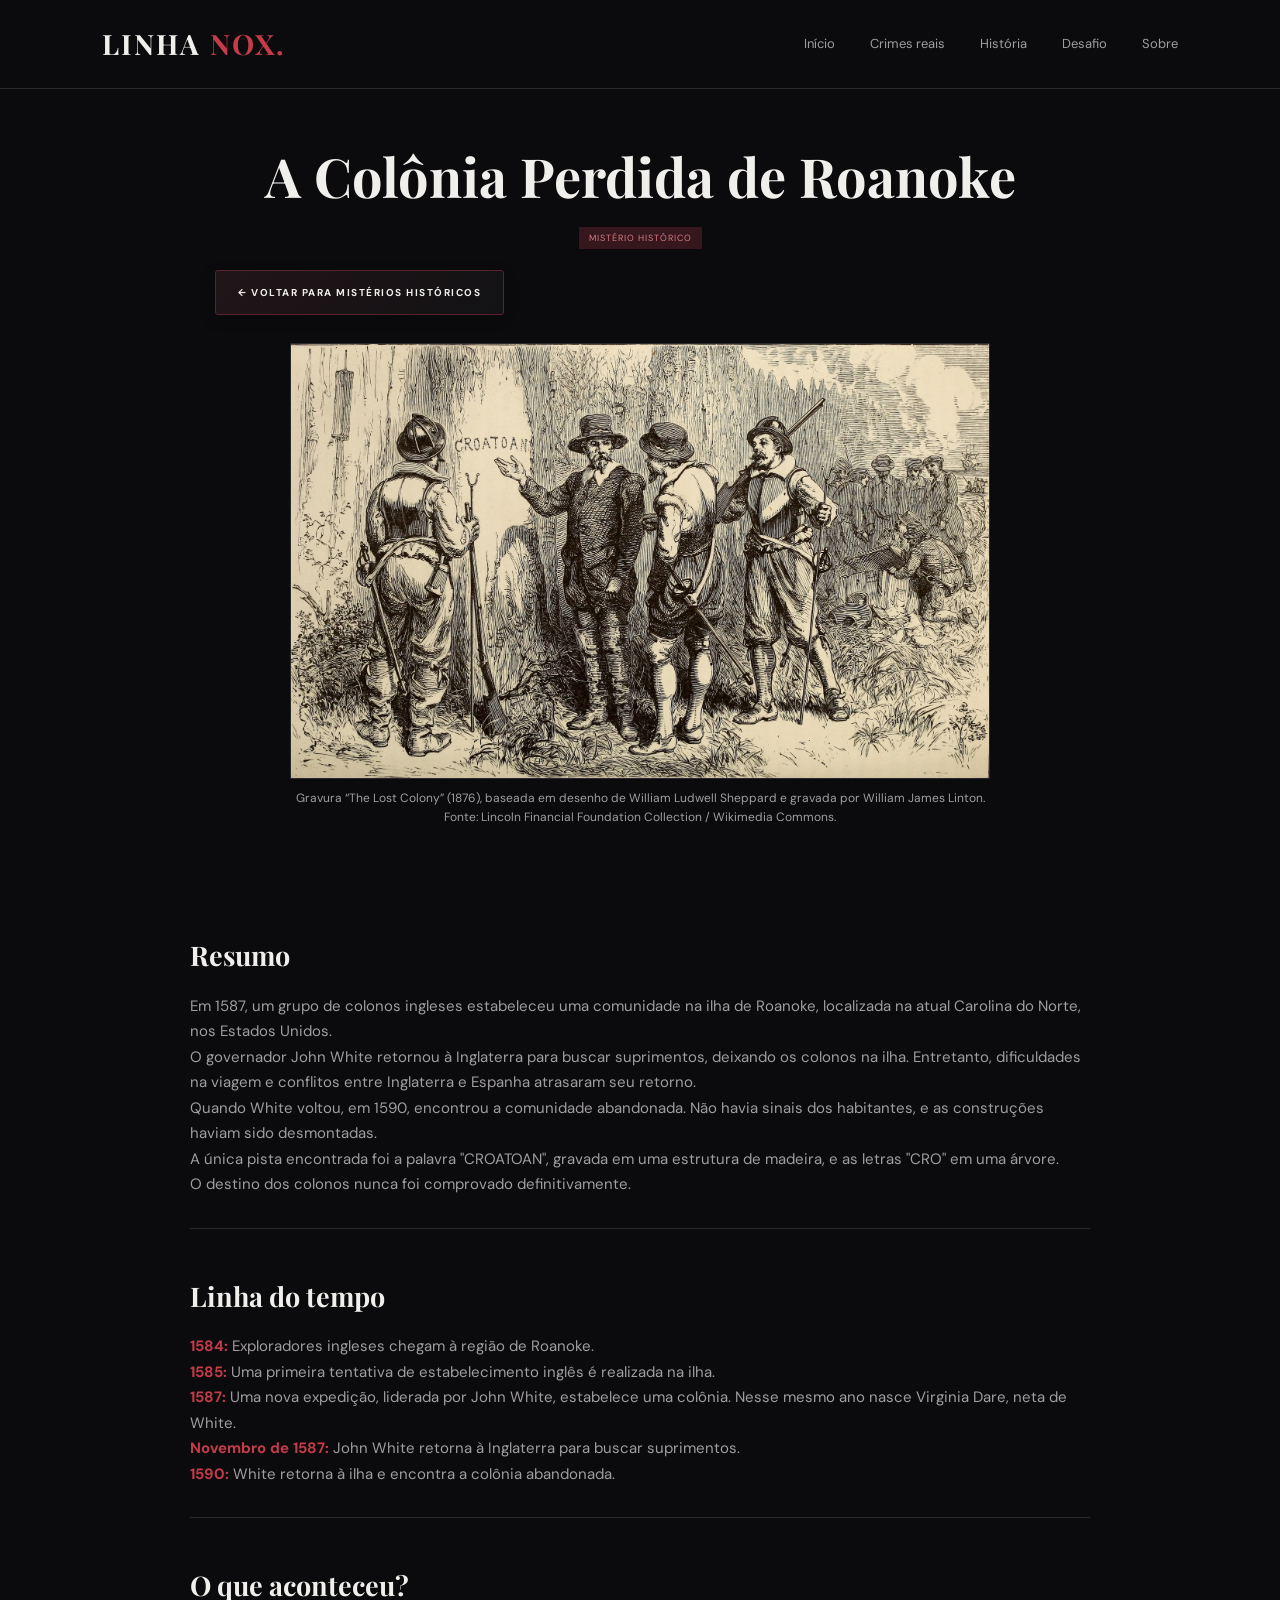
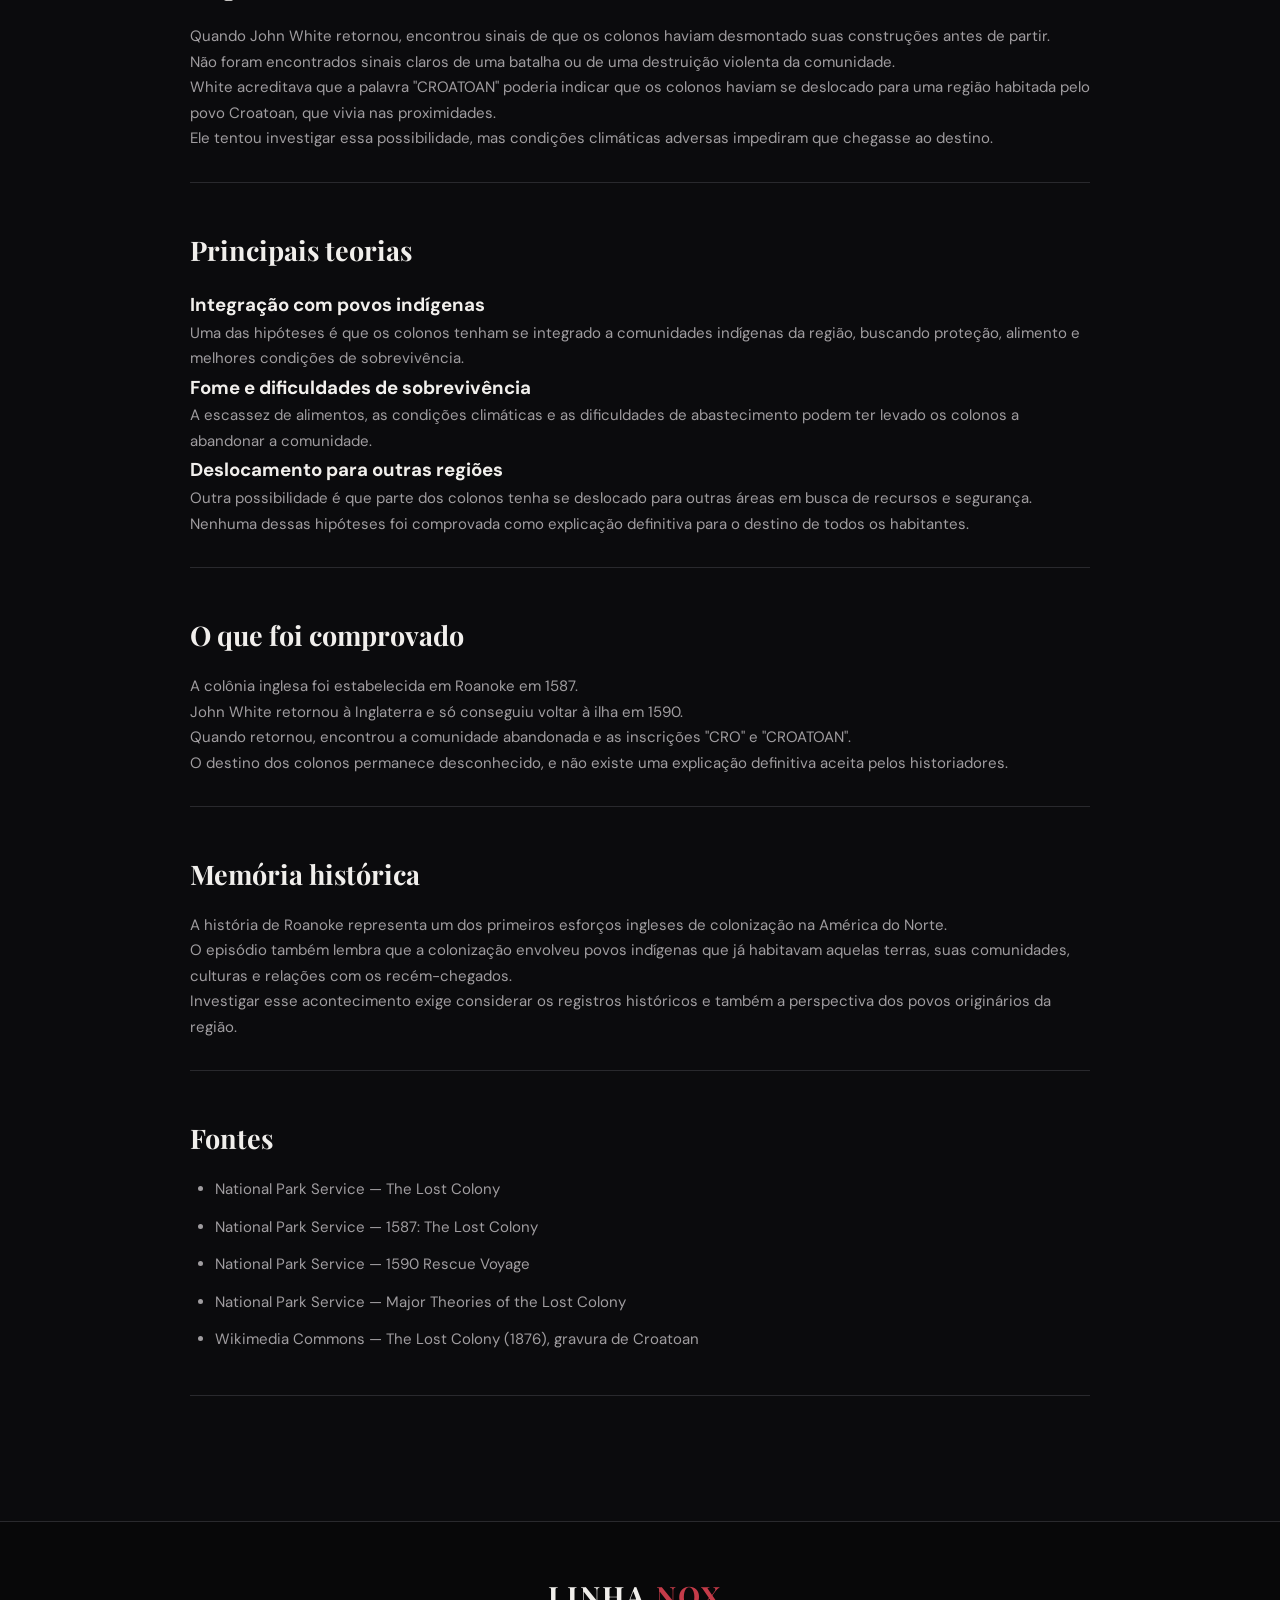
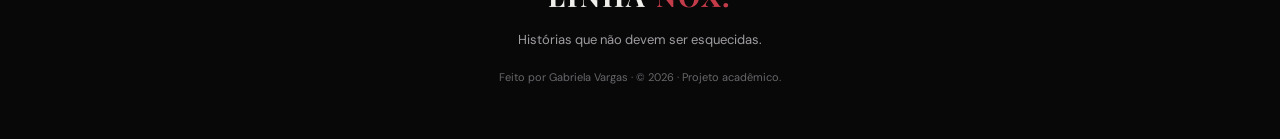
<file: roanoke.html>
<!DOCTYPE html>
<html lang="pt-BR">

<head>
    <meta charset="UTF-8">
    <meta name="viewport" content="width=device-width, initial-scale=1.0">

    <title>A Colônia Perdida de Roanoke | LINHA NOX</title>

    <link rel="stylesheet" href="css/style.css">
</head>

<body class="pagina-caso">

    <!-- CABEÇALHO -->
    <header class="cabecalho">
        <a href="index.html" class="logo">LINHA <span>NOX.</span></a>

        <nav class="menu" aria-label="Navegação principal">
            <a href="index.html#inicio">Início</a>
            <a href="index.html#crimes">Crimes reais</a>
            <a href="index.html#historias">História</a>
            <a href="index.html#desafio">Desafio</a>
            <a href="index.html#sobre">Sobre</a>
        </nav>
    </header>

       <!-- IDENTIFICAÇÃO DO CASO -->
    <header class="cabecalho-caso">

        <h1>A Colônia Perdida de Roanoke</h1>

        <p>
            <span class="etiqueta">MISTÉRIO HISTÓRICO</span>
        </p>

        <!-- LINK PARA VOLTAR -->
        <a href="index.html#historias" class="voltar">
            ← Voltar para mistérios históricos
        </a>

        <!-- IMAGEM DO CASO -->
       <figure class="imagem-caso">
    <img src="imagens/roanoke.jpg"
         alt="Ilustração histórica de John White encontrando a inscrição CROATOAN">

    <figcaption>
        Gravura “The Lost Colony” (1876), baseada em desenho de
        William Ludwell Sheppard e gravada por William James Linton.
        Fonte: Lincoln Financial Foundation Collection / Wikimedia Commons.
    </figcaption>
</figure>

    </header>

    <!-- CONTEÚDO PRINCIPAL -->
    <main>

        <!-- RESUMO -->
        <section>

            <h2>Resumo</h2>

            <p>
                Em 1587, um grupo de colonos ingleses estabeleceu
                uma comunidade na ilha de Roanoke, localizada na
                atual Carolina do Norte, nos Estados Unidos.
            </p>

            <p>
                O governador John White retornou à Inglaterra para
                buscar suprimentos, deixando os colonos na ilha.
                Entretanto, dificuldades na viagem e conflitos
                entre Inglaterra e Espanha atrasaram seu retorno.
            </p>

            <p>
                Quando White voltou, em 1590, encontrou a
                comunidade abandonada. Não havia sinais dos
                habitantes, e as construções haviam sido
                desmontadas.
            </p>

            <p>
                A única pista encontrada foi a palavra
                "CROATOAN", gravada em uma estrutura de madeira,
                e as letras "CRO" em uma árvore.
            </p>

            <p>
                O destino dos colonos nunca foi comprovado
                definitivamente.
            </p>

        </section>

        <!-- LINHA DO TEMPO -->
        <section>

            <h2>Linha do tempo</h2>

            <p>
                <strong>1584:</strong> Exploradores ingleses
                chegam à região de Roanoke.
            </p>

            <p>
                <strong>1585:</strong> Uma primeira tentativa
                de estabelecimento inglês é realizada na ilha.
            </p>

            <p>
                <strong>1587:</strong> Uma nova expedição,
                liderada por John White, estabelece uma colônia.
                Nesse mesmo ano nasce Virginia Dare, neta de White.
            </p>

            <p>
                <strong>Novembro de 1587:</strong> John White
                retorna à Inglaterra para buscar suprimentos.
            </p>

            <p>
                <strong>1590:</strong> White retorna à ilha e
                encontra a colônia abandonada.
            </p>

        </section>

        <!-- INVESTIGAÇÃO -->
        <section>

            <h2>O que aconteceu?</h2>

            <p>
                Quando John White retornou, encontrou sinais de
                que os colonos haviam desmontado suas construções
                antes de partir.
            </p>

            <p>
                Não foram encontrados sinais claros de uma batalha
                ou de uma destruição violenta da comunidade.
            </p>

            <p>
                White acreditava que a palavra "CROATOAN" poderia
                indicar que os colonos haviam se deslocado para
                uma região habitada pelo povo Croatoan, que
                vivia nas proximidades.
            </p>

            <p>
                Ele tentou investigar essa possibilidade, mas
                condições climáticas adversas impediram que
                chegasse ao destino.
            </p>

        </section>

        <!-- TEORIAS -->
        <section>

            <h2>Principais teorias</h2>

            <h3>Integração com povos indígenas</h3>

            <p>
                Uma das hipóteses é que os colonos tenham se
                integrado a comunidades indígenas da região,
                buscando proteção, alimento e melhores condições
                de sobrevivência.
            </p>

            <h3>Fome e dificuldades de sobrevivência</h3>

            <p>
                A escassez de alimentos, as condições climáticas
                e as dificuldades de abastecimento podem ter
                levado os colonos a abandonar a comunidade.
            </p>

            <h3>Deslocamento para outras regiões</h3>

            <p>
                Outra possibilidade é que parte dos colonos
                tenha se deslocado para outras áreas em busca
                de recursos e segurança.
            </p>

            <p>
                Nenhuma dessas hipóteses foi comprovada como
                explicação definitiva para o destino de todos
                os habitantes.
            </p>

        </section>

        <!-- FATOS COMPROVADOS -->
        <section>

            <h2>O que foi comprovado</h2>

            <p>
                A colônia inglesa foi estabelecida em Roanoke
                em 1587.
            </p>

            <p>
                John White retornou à Inglaterra e só conseguiu
                voltar à ilha em 1590.
            </p>

            <p>
                Quando retornou, encontrou a comunidade
                abandonada e as inscrições "CRO" e "CROATOAN".
            </p>

            <p>
                O destino dos colonos permanece desconhecido,
                e não existe uma explicação definitiva
                aceita pelos historiadores.
            </p>

        </section>

        <!-- MEMÓRIA -->
        <section>

            <h2>Memória histórica</h2>

            <p>
                A história de Roanoke representa um dos primeiros
                esforços ingleses de colonização na América do Norte.
            </p>

            <p>
                O episódio também lembra que a colonização
                envolveu povos indígenas que já habitavam
                aquelas terras, suas comunidades, culturas
                e relações com os recém-chegados.
            </p>

            <p>
                Investigar esse acontecimento exige considerar
                os registros históricos e também a perspectiva
                dos povos originários da região.
            </p>

        </section>

        <!-- FONTES -->
        <section>

            <h2>Fontes</h2>

            <ul>

                <li>
                    <a href="https://www.nps.gov/fora/learn/historyculture/the-lost-colony.htm"
                       target="_blank"
                       rel="noopener noreferrer">
                        National Park Service — The Lost Colony
                    </a>
                </li>

                <li>
                    <a href="https://www.nps.gov/fora/learn/historyculture/1587-the-lost-colony.htm"
                       target="_blank"
                       rel="noopener noreferrer">
                        National Park Service — 1587: The Lost Colony
                    </a>
                </li>

                <li>
                    <a href="https://www.nps.gov/fora/learn/historyculture/1590-rescue-voyage.htm"
                       target="_blank"
                       rel="noopener noreferrer">
                        National Park Service — 1590 Rescue Voyage
                    </a>
                </li>

                <li>
                    <a href="https://www.nps.gov/fora/learn/historyculture/major-theories-of-the-lost-colony.htm"
                       target="_blank"
                       rel="noopener noreferrer">
                        National Park Service — Major Theories of the Lost Colony
                    </a>
                </li>

                            <li>
                    <a href="https://commons.wikimedia.org/wiki/File:Croatoan.jpg"
                       target="_blank"
                       rel="noopener noreferrer">
                        Wikimedia Commons — The Lost Colony (1876), gravura de Croatoan
                    </a>
                </li>

            </ul>

        </section>

    </main>

    <!-- RODAPÉ -->
    <footer class="rodape">
        <a href="index.html" class="logo">LINHA <span>NOX.</span></a>
        <p>Histórias que não devem ser esquecidas.</p>
        <small>Feito por Gabriela Vargas · © 2026 · Projeto acadêmico.</small>
    </footer>

    <script src="js/script.js"></script>

</body>

</html>
</file>
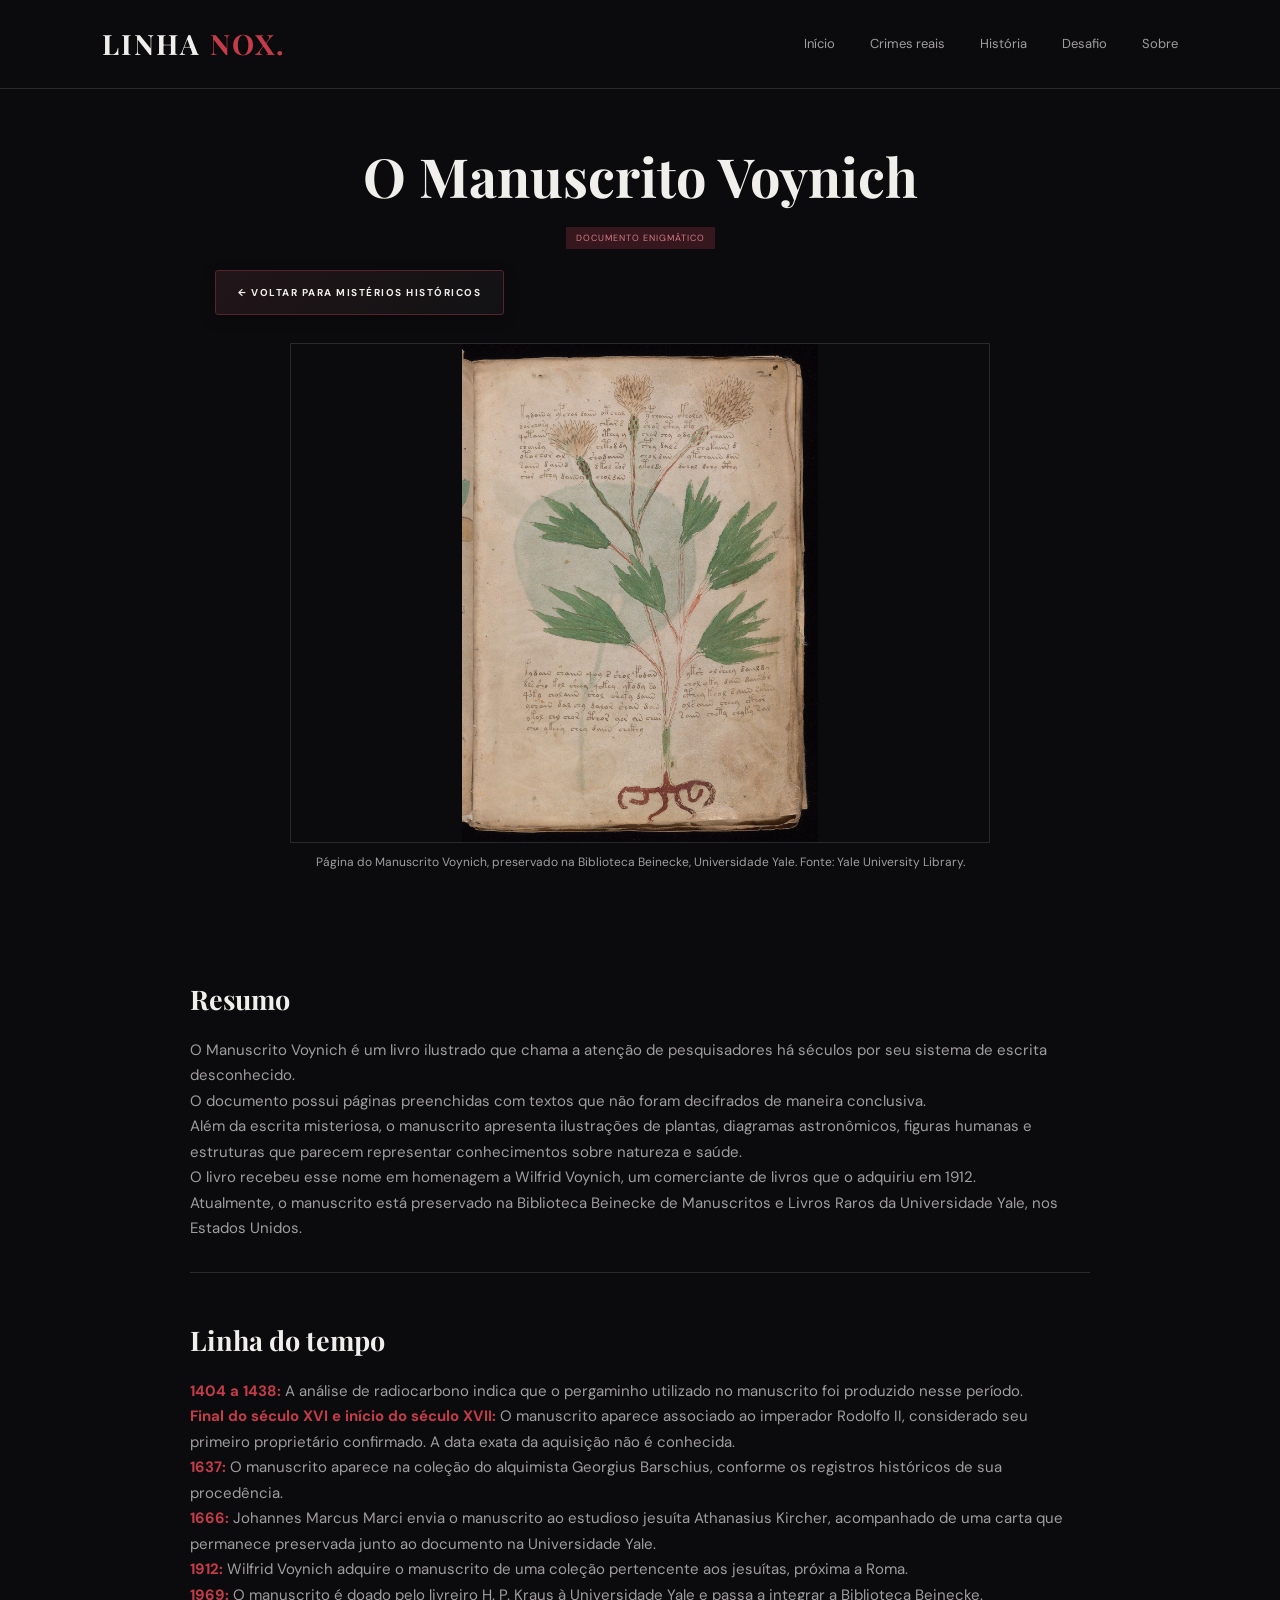
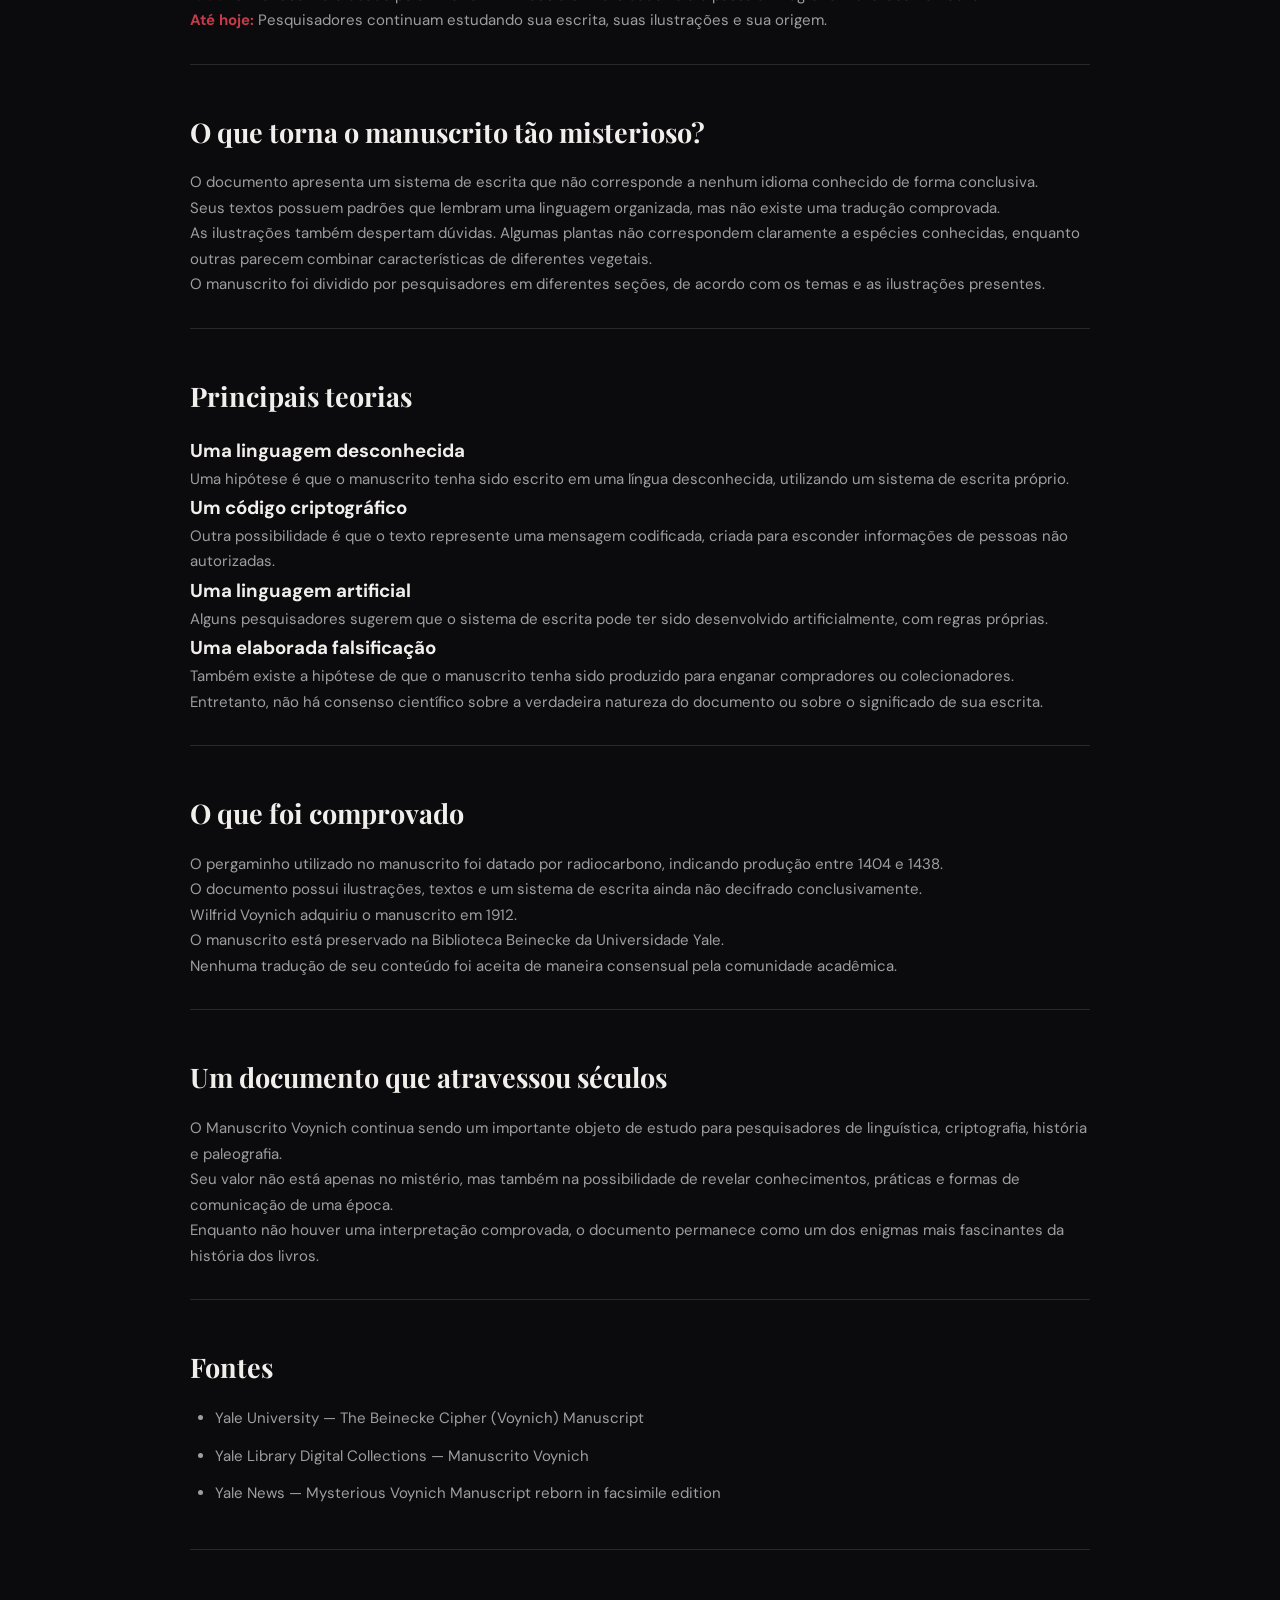
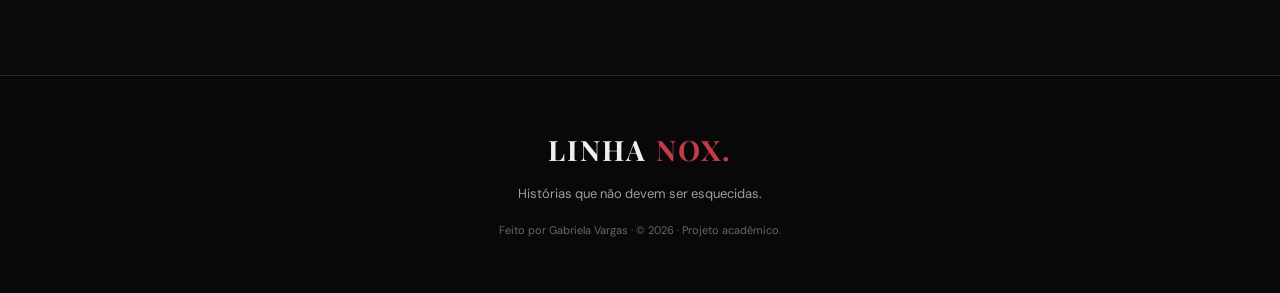
<file: voynich.html>
<!DOCTYPE html>
<html lang="pt-BR">

<head>
    <meta charset="UTF-8">
    <meta name="viewport" content="width=device-width, initial-scale=1.0">

    <title>O Manuscrito Voynich | LINHA NOX</title>

    <link rel="stylesheet" href="css/style.css">
</head>

<body class="pagina-caso">

    <!-- CABEÇALHO -->
    <header class="cabecalho">
        <a href="index.html" class="logo">LINHA <span>NOX.</span></a>

        <nav class="menu" aria-label="Navegação principal">
            <a href="index.html#inicio">Início</a>
            <a href="index.html#crimes">Crimes reais</a>
            <a href="index.html#historias">História</a>
            <a href="index.html#desafio">Desafio</a>
            <a href="index.html#sobre">Sobre</a>
        </nav>
    </header>

    <!-- IDENTIFICAÇÃO DO CASO -->
    <header class="cabecalho-caso">

        <h1>O Manuscrito Voynich</h1>

        <p>
            <span class="etiqueta">DOCUMENTO ENIGMÁTICO</span>
        </p>

        <!-- LINK PARA VOLTAR -->
        <a href="index.html#historias" class="voltar">
            ← Voltar para mistérios históricos
        </a>

        <!-- IMAGEM DO CASO -->
        <figure class="imagem-caso">
            <img src="imagens/voynich.jpg"
                 alt="Página original do Manuscrito Voynich com ilustração botânica e escrita desconhecida">

            <figcaption>
                Página do Manuscrito Voynich, preservado na Biblioteca Beinecke,
                Universidade Yale.
                Fonte: Yale University Library.
            </figcaption>
        </figure>

    </header>

    <!-- CONTEÚDO PRINCIPAL -->
    <main>

        <!-- RESUMO -->
        <section>

            <h2>Resumo</h2>

            <p>
                O Manuscrito Voynich é um livro ilustrado
                que chama a atenção de pesquisadores há
                séculos por seu sistema de escrita desconhecido.
            </p>

            <p>
                O documento possui páginas preenchidas
                com textos que não foram decifrados
                de maneira conclusiva.
            </p>

            <p>
                Além da escrita misteriosa, o manuscrito
                apresenta ilustrações de plantas,
                diagramas astronômicos, figuras humanas
                e estruturas que parecem representar
                conhecimentos sobre natureza e saúde.
            </p>

            <p>
                O livro recebeu esse nome em homenagem
                a Wilfrid Voynich, um comerciante de livros
                que o adquiriu em 1912.
            </p>

            <p>
                Atualmente, o manuscrito está preservado
                na Biblioteca Beinecke de Manuscritos
                e Livros Raros da Universidade Yale,
                nos Estados Unidos.
            </p>

        </section>

        <!-- LINHA DO TEMPO -->
        <section>

            <h2>Linha do tempo</h2>

            <p>
                <strong>1404 a 1438:</strong>
                A análise de radiocarbono indica que o
                pergaminho utilizado no manuscrito foi
                produzido nesse período.
            </p>

            <p>
                <strong>Final do século XVI e início do século XVII:</strong>
                O manuscrito aparece associado ao imperador
                Rodolfo II, considerado seu primeiro proprietário
                confirmado. A data exata da aquisição não é conhecida.
            </p>

            <p>
                <strong>1637:</strong>
                O manuscrito aparece na coleção do alquimista
                Georgius Barschius, conforme os registros históricos
                de sua procedência.
            </p>

            <p>
                <strong>1666:</strong>
                Johannes Marcus Marci envia o manuscrito ao
                estudioso jesuíta Athanasius Kircher, acompanhado
                de uma carta que permanece preservada junto
                ao documento na Universidade Yale.
            </p>

            <p>
                <strong>1912:</strong>
                Wilfrid Voynich adquire o manuscrito
                de uma coleção pertencente aos jesuítas,
                próxima a Roma.
            </p>

            <p>
                <strong>1969:</strong>
                O manuscrito é doado pelo livreiro
                H. P. Kraus à Universidade Yale e passa
                a integrar a Biblioteca Beinecke.
            </p>

            <p>
                <strong>Até hoje:</strong>
                Pesquisadores continuam estudando
                sua escrita, suas ilustrações
                e sua origem.
            </p>

        </section>

        <!-- INVESTIGAÇÃO -->
        <section>

            <h2>O que torna o manuscrito tão misterioso?</h2>

            <p>
                O documento apresenta um sistema de escrita
                que não corresponde a nenhum idioma
                conhecido de forma conclusiva.
            </p>

            <p>
                Seus textos possuem padrões que lembram
                uma linguagem organizada, mas não existe
                uma tradução comprovada.
            </p>

            <p>
                As ilustrações também despertam dúvidas.
                Algumas plantas não correspondem claramente
                a espécies conhecidas, enquanto outras
                parecem combinar características
                de diferentes vegetais.
            </p>

            <p>
                O manuscrito foi dividido por pesquisadores
                em diferentes seções, de acordo com
                os temas e as ilustrações presentes.
            </p>

        </section>

        <!-- TEORIAS -->
        <section>

            <h2>Principais teorias</h2>

            <h3>Uma linguagem desconhecida</h3>

            <p>
                Uma hipótese é que o manuscrito tenha sido
                escrito em uma língua desconhecida,
                utilizando um sistema de escrita próprio.
            </p>

            <h3>Um código criptográfico</h3>

            <p>
                Outra possibilidade é que o texto
                represente uma mensagem codificada,
                criada para esconder informações
                de pessoas não autorizadas.
            </p>

            <h3>Uma linguagem artificial</h3>

            <p>
                Alguns pesquisadores sugerem que o sistema
                de escrita pode ter sido desenvolvido
                artificialmente, com regras próprias.
            </p>

            <h3>Uma elaborada falsificação</h3>

            <p>
                Também existe a hipótese de que o manuscrito
                tenha sido produzido para enganar compradores
                ou colecionadores.
            </p>

            <p>
                Entretanto, não há consenso científico
                sobre a verdadeira natureza do documento
                ou sobre o significado de sua escrita.
            </p>

        </section>

        <!-- FATOS COMPROVADOS -->
        <section>

            <h2>O que foi comprovado</h2>

            <p>
                O pergaminho utilizado no manuscrito
                foi datado por radiocarbono,
                indicando produção entre 1404 e 1438.
            </p>

            <p>
                O documento possui ilustrações,
                textos e um sistema de escrita
                ainda não decifrado conclusivamente.
            </p>

            <p>
                Wilfrid Voynich adquiriu o manuscrito
                em 1912.
            </p>

            <p>
                O manuscrito está preservado
                na Biblioteca Beinecke da Universidade Yale.
            </p>

            <p>
                Nenhuma tradução de seu conteúdo
                foi aceita de maneira consensual
                pela comunidade acadêmica.
            </p>

        </section>

        <!-- IMPORTÂNCIA HISTÓRICA -->
        <section>

            <h2>Um documento que atravessou séculos</h2>

            <p>
                O Manuscrito Voynich continua sendo
                um importante objeto de estudo
                para pesquisadores de linguística,
                criptografia, história e paleografia.
            </p>

            <p>
                Seu valor não está apenas no mistério,
                mas também na possibilidade de revelar
                conhecimentos, práticas e formas
                de comunicação de uma época.
            </p>

            <p>
                Enquanto não houver uma interpretação
                comprovada, o documento permanece
                como um dos enigmas mais fascinantes
                da história dos livros.
            </p>

        </section>

        <!-- FONTES -->
        <section>

            <h2>Fontes</h2>

            <ul>

                <li>
                    <a href="https://beinecke.library.yale.edu/beinecke/collections/beinecke-cipher-voynich-manuscript"
                       target="_blank"
                       rel="noopener noreferrer">
                        Yale University — The Beinecke Cipher (Voynich) Manuscript
                    </a>
                </li>

                <li>
                    <a href="https://collections.library.yale.edu/catalog/2002046"
                       target="_blank"
                       rel="noopener noreferrer">
                        Yale Library Digital Collections — Manuscrito Voynich
                    </a>
                </li>

                <li>
                    <a href="https://news.yale.edu/2016/10/31/mysterious-voynich-manuscript-reborn-facsimile-edition"
                       target="_blank"
                       rel="noopener noreferrer">
                        Yale News — Mysterious Voynich Manuscript reborn in facsimile edition
                    </a>
                </li>

            </ul>

        </section>

    </main>

    <!-- RODAPÉ -->
    <footer class="rodape">
        <a href="index.html" class="logo">LINHA <span>NOX.</span></a>
        <p>Histórias que não devem ser esquecidas.</p>
        <small>Feito por Gabriela Vargas · © 2026 · Projeto acadêmico.</small>
    </footer>

    <script src="js/script.js"></script>

</body>
</html>
</file>
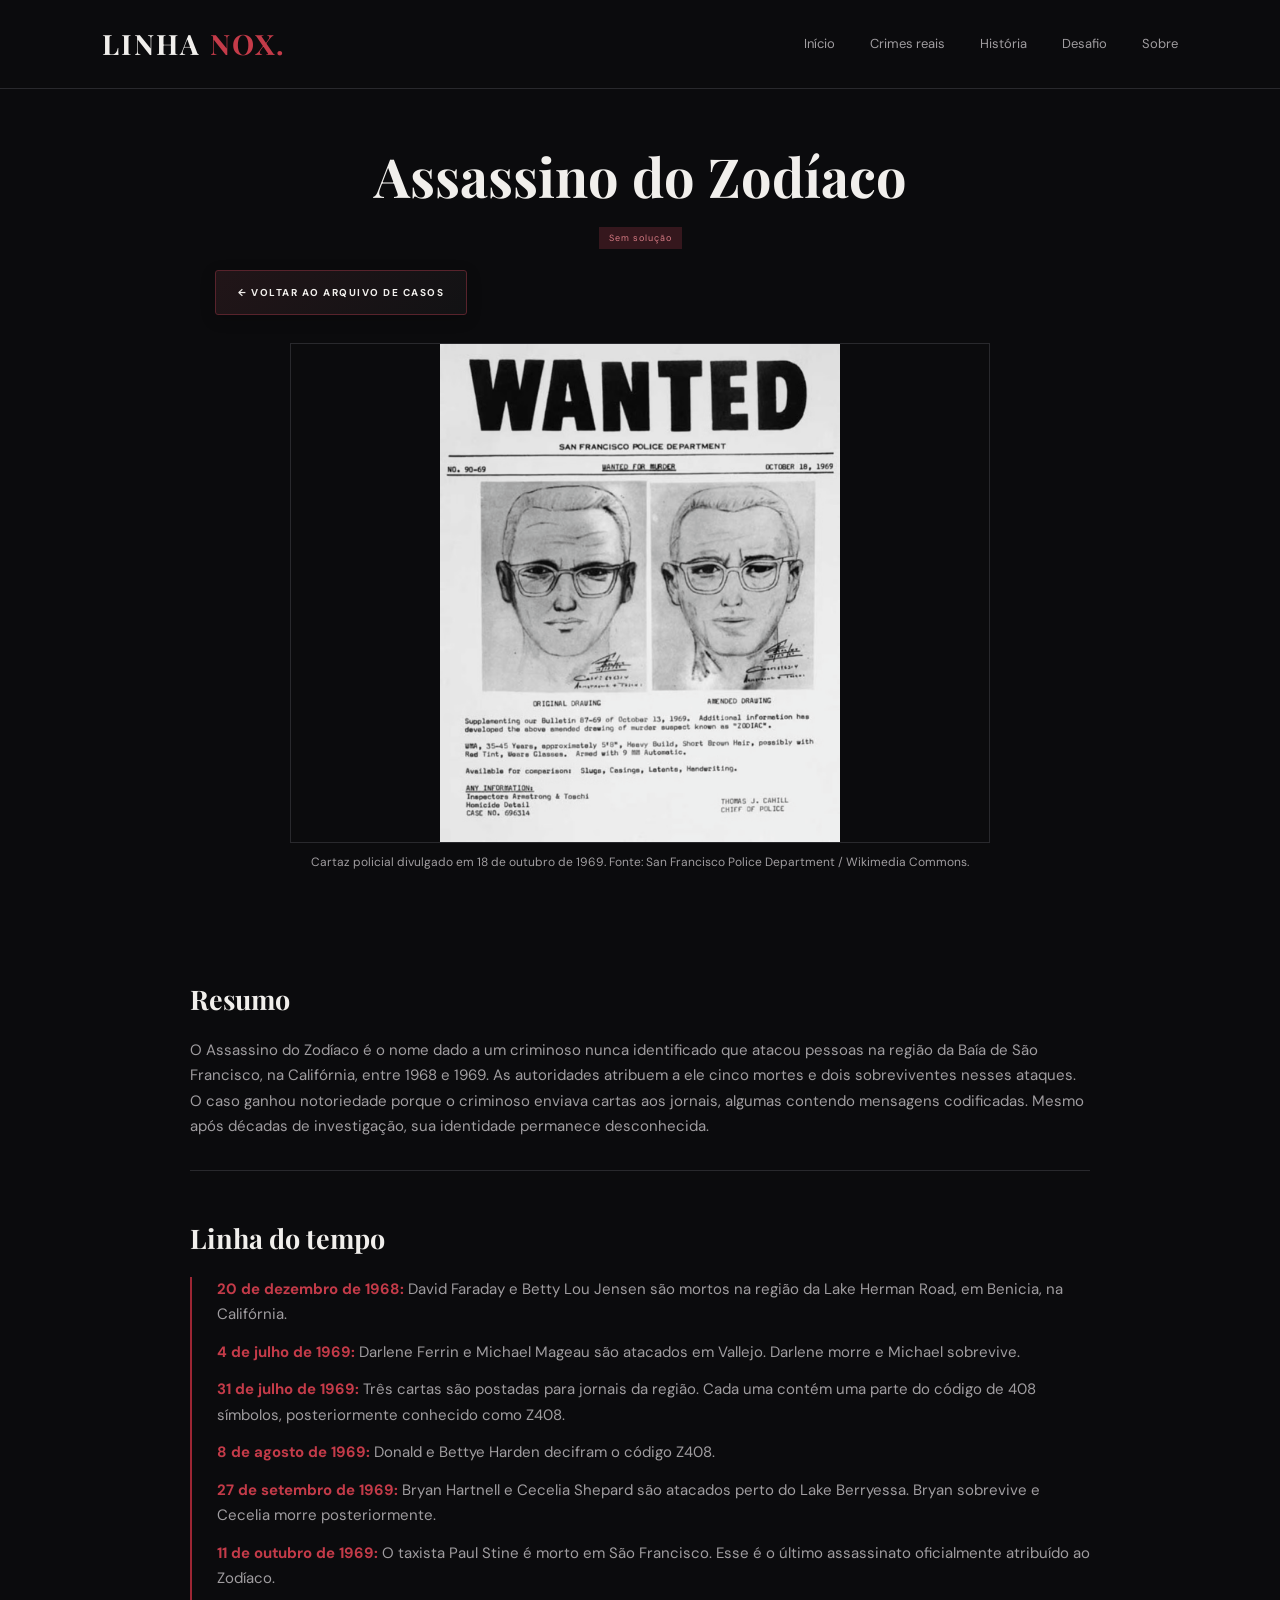
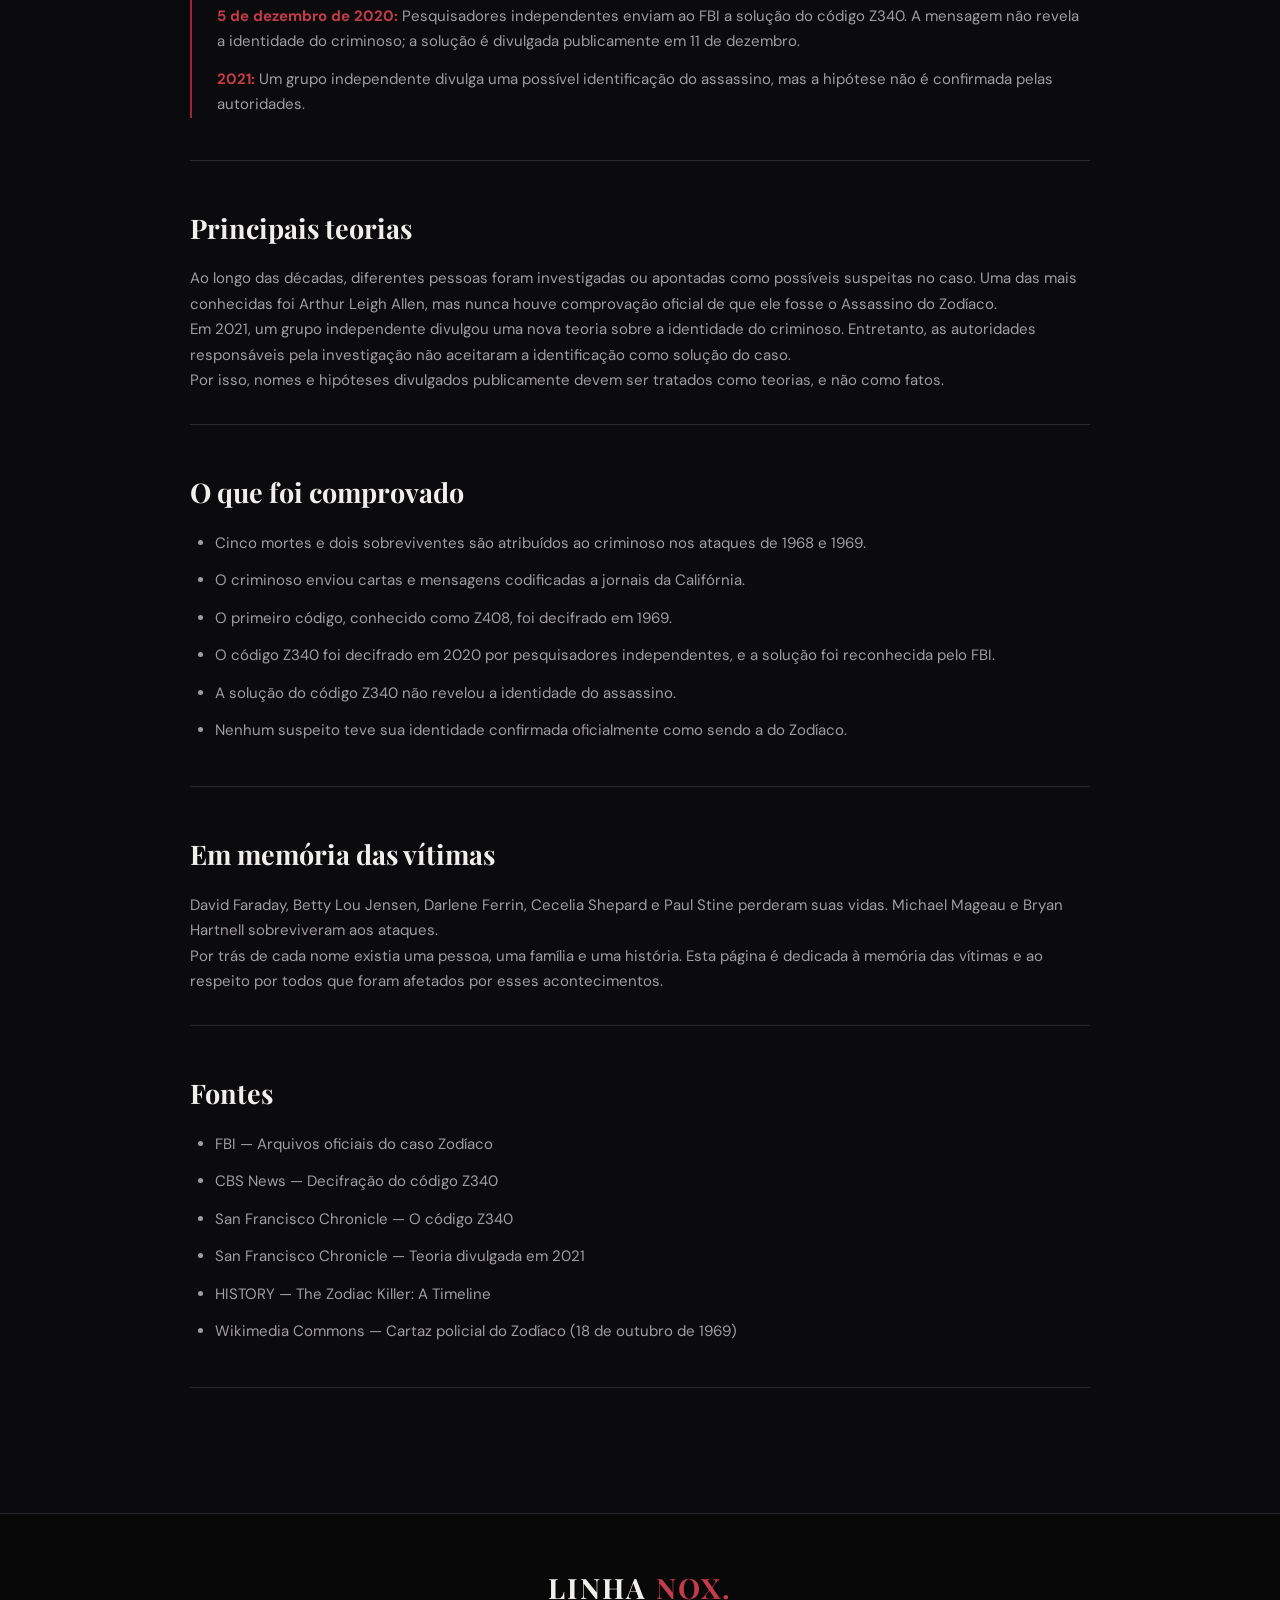
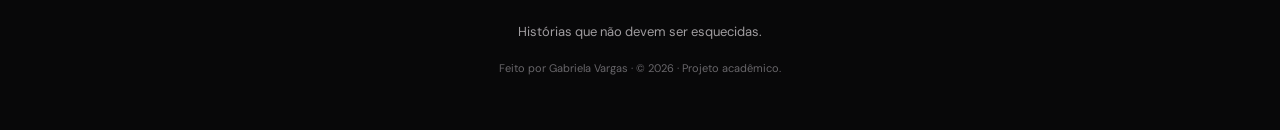
<file: zodiaco.html>
<!DOCTYPE html>
<html lang="pt-BR">

<head>
    <!-- Define a codificação para aceitar acentos -->
    <meta charset="UTF-8">

    <!-- Adapta o site a celulares, tablets e computadores -->
    <meta name="viewport" content="width=device-width, initial-scale=1.0">

    <!-- Título da aba do navegador -->
    <title>Assassino do Zodíaco · LINHA NOX</title>

    <!-- Conecta o arquivo CSS -->
    <link rel="stylesheet" href="css/style.css">
</head>

<body class="pagina-caso">

    <!-- CABEÇALHO PRINCIPAL -->
    <header class="cabecalho">
        <a href="index.html" class="logo">LINHA <span>NOX.</span></a>

        <nav class="menu" aria-label="Navegação principal">
            <a href="index.html#inicio">Início</a>
            <a href="index.html#crimes">Crimes reais</a>
            <a href="index.html#historias">História</a>
            <a href="index.html#desafio">Desafio</a>
            <a href="index.html#sobre">Sobre</a>
        </nav>
    </header>

    <!-- CABEÇALHO DO CASO -->
    <header class="cabecalho-caso">

        <h1>Assassino do Zodíaco</h1>

        <p>
            <span class="etiqueta">Sem solução</span>
        </p>

        <!-- LINK PARA VOLTAR -->
        <a class="voltar" href="index.html#crimes">
            ← Voltar ao arquivo de casos
        </a>

        <!-- IMAGEM DO CASO -->
        <figure class="imagem-caso">
            <img src="imagens/zodiaco.png"
                 alt="Cartaz policial do Assassino do Zodíaco, de 1969">

            <figcaption>
                Cartaz policial divulgado em 18 de outubro de 1969.
                Fonte: San Francisco Police Department /
                Wikimedia Commons.
            </figcaption>
        </figure>

    </header>

    <!-- CONTEÚDO PRINCIPAL -->
    <main>
        <!-- SEÇÃO 1: RESUMO -->
        <section>
            <h2>Resumo</h2>

            <p>
                O Assassino do Zodíaco é o nome dado a um criminoso
                nunca identificado que atacou pessoas na região da
                Baía de São Francisco, na Califórnia, entre 1968 e 1969.
                As autoridades atribuem a ele cinco mortes e dois
                sobreviventes nesses ataques.
            </p>

            <p>
                O caso ganhou notoriedade porque o criminoso enviava
                cartas aos jornais, algumas contendo mensagens
                codificadas. Mesmo após décadas de investigação,
                sua identidade permanece desconhecida.
            </p>
        </section>

        <!-- SEÇÃO 2: LINHA DO TEMPO -->
        <section>
            <h2>Linha do tempo</h2>

            <ul class="linha-tempo">
                <li>
                    <strong>20 de dezembro de 1968:</strong>
                    David Faraday e Betty Lou Jensen são mortos
                    na região da Lake Herman Road, em Benicia,
                    na Califórnia.
                </li>

                <li>
                    <strong>4 de julho de 1969:</strong>
                    Darlene Ferrin e Michael Mageau são atacados
                    em Vallejo. Darlene morre e Michael sobrevive.
                </li>

                <li>
                    <strong>31 de julho de 1969:</strong>
                    Três cartas são postadas para jornais da região.
                    Cada uma contém uma parte do código de 408 símbolos,
                    posteriormente conhecido como Z408.
                </li>

                <li>
                    <strong>8 de agosto de 1969:</strong>
                    Donald e Bettye Harden decifram o código Z408.
                </li>

                <li>
                    <strong>27 de setembro de 1969:</strong>
                    Bryan Hartnell e Cecelia Shepard são atacados
                    perto do Lake Berryessa. Bryan sobrevive
                    e Cecelia morre posteriormente.
                </li>

                <li>
                    <strong>11 de outubro de 1969:</strong>
                    O taxista Paul Stine é morto em São Francisco.
                    Esse é o último assassinato oficialmente
                    atribuído ao Zodíaco.
                </li>

                <li>
                    <strong>5 de dezembro de 2020:</strong>
                    Pesquisadores independentes enviam ao FBI a solução
                    do código Z340. A mensagem não revela a identidade
                    do criminoso; a solução é divulgada publicamente
                    em 11 de dezembro.
                </li>

                <li>
                    <strong>2021:</strong>
                    Um grupo independente divulga uma possível
                    identificação do assassino, mas a hipótese
                    não é confirmada pelas autoridades.
                </li>
            </ul>
        </section>

        <!-- SEÇÃO 3: PRINCIPAIS TEORIAS -->
        <section>
            <h2>Principais teorias</h2>

            <p>
                Ao longo das décadas, diferentes pessoas foram
                investigadas ou apontadas como possíveis suspeitas
                no caso. Uma das mais conhecidas foi Arthur Leigh Allen,
                mas nunca houve comprovação oficial de que ele fosse
                o Assassino do Zodíaco.
            </p>

            <p>
                Em 2021, um grupo independente divulgou uma nova
                teoria sobre a identidade do criminoso. Entretanto,
                as autoridades responsáveis pela investigação
                não aceitaram a identificação como solução do caso.
            </p>

            <p>
                Por isso, nomes e hipóteses divulgados publicamente
                devem ser tratados como teorias, e não como fatos.
            </p>
        </section>

        <!-- SEÇÃO 4: FATOS COMPROVADOS -->
        <section>
            <h2>O que foi comprovado</h2>

            <ul>
                <li>
                    Cinco mortes e dois sobreviventes são atribuídos
                    ao criminoso nos ataques de 1968 e 1969.
                </li>

                <li>
                    O criminoso enviou cartas e mensagens codificadas
                    a jornais da Califórnia.
                </li>

                <li>
                    O primeiro código, conhecido como Z408,
                    foi decifrado em 1969.
                </li>

                <li>
                    O código Z340 foi decifrado em 2020 por
                    pesquisadores independentes, e a solução
                    foi reconhecida pelo FBI.
                </li>

                <li>
                    A solução do código Z340 não revelou
                    a identidade do assassino.
                </li>

                <li>
                    Nenhum suspeito teve sua identidade confirmada
                    oficialmente como sendo a do Zodíaco.
                </li>
            </ul>
        </section>

        <!-- SEÇÃO 5: MEMÓRIA DAS VÍTIMAS -->
        <section>
            <h2>Em memória das vítimas</h2>

            <p>
                David Faraday, Betty Lou Jensen, Darlene Ferrin,
                Cecelia Shepard e Paul Stine perderam suas vidas.
                Michael Mageau e Bryan Hartnell sobreviveram
                aos ataques.
            </p>

            <p>
                Por trás de cada nome existia uma pessoa, uma família
                e uma história. Esta página é dedicada à memória
                das vítimas e ao respeito por todos que foram
                afetados por esses acontecimentos.
            </p>
        </section>

        <!-- SEÇÃO 6: FONTES -->
        <section>
            <h2>Fontes</h2>

            <ul>
                <li>
                    <a href="https://vault.fbi.gov/The%20Zodiac%20Killer"
                       target="_blank"
                       rel="noopener noreferrer">
                        FBI — Arquivos oficiais do caso Zodíaco
                    </a>
                </li>

                <li>
                    <a href="https://www.cbsnews.com/news/zodiac-killer-cipher-solved-amateur-codebreakers-51-years/"
                       target="_blank"
                       rel="noopener noreferrer">
                        CBS News — Decifração do código Z340
                    </a>
                </li>

                <li>
                    <a href="https://www.sfchronicle.com/crime/article/zodiac-340-cypher-cracked-by-code-expert-51-years-15794943.php"
                       target="_blank"
                       rel="noopener noreferrer">
                        San Francisco Chronicle — O código Z340
                    </a>
                </li>

                <li>
                    <a href="https://www.sfchronicle.com/bayarea/article/zodiac-killer-case-solved-case-breakers-16514228.php"
                       target="_blank"
                       rel="noopener noreferrer">
                        San Francisco Chronicle — Teoria divulgada em 2021
                    </a>
                </li>
                <li>
                    <a href="https://www.history.com/articles/the-zodiac-killer-a-timeline"
                       target="_blank"
                       rel="noopener noreferrer">
                        HISTORY — The Zodiac Killer: A Timeline
                    </a>
                </li>
                            <li>
                    <a href="https://commons.wikimedia.org/wiki/File:Oct_1969_Zodiac_wanted_poster.png"
                       target="_blank"
                       rel="noopener noreferrer">
                        Wikimedia Commons — Cartaz policial do Zodíaco (18 de outubro de 1969)
                    </a>
                </li>
            </ul>
        </section>

    </main>

    <!-- RODAPÉ -->
    <footer class="rodape">
        <a href="index.html" class="logo">LINHA <span>NOX.</span></a>
        <p>Histórias que não devem ser esquecidas.</p>
        <small>Feito por Gabriela Vargas · © 2026 · Projeto acadêmico.</small>
    </footer>

    <!-- CONECTA O ARQUIVO JAVASCRIPT -->
    <script src="js/script.js"></script>

</body>
</html>
</file>
<file: css/style.css>
/* =================================
   LINHA NOX - ESTILO PRINCIPAL
================================= */

@import url('https://fonts.googleapis.com/css2?family=DM+Sans:wght@400;500;600;700&family=Playfair+Display:wght@500;600;700&display=swap');

:root {
    --fundo: #0b0b0d;
    --fundo-card: #151518;
    --vermelho: #9d2634;
    --vermelho-claro: #c43b49;
    --branco: #f1efec;
    --cinza: #a09da0;
    --borda: #29292d;
}

* {
    margin: 0;
    padding: 0;
    box-sizing: border-box;
}

html {
    scroll-behavior: smooth;
}

body {
    background: var(--fundo);
    color: var(--branco);
    font-family: 'DM Sans', sans-serif;
    line-height: 1.7;
}

a {
    color: inherit;
    text-decoration: none;
}

a:focus-visible,
button:focus-visible {
    outline: 2px solid var(--vermelho-claro);
    outline-offset: 4px;
}

/* CABEÇALHO */

.cabecalho {
    width: 100%;
    min-height: 85px;
    padding: 20px 8%;
    display: flex;
    align-items: center;
    justify-content: space-between;
    border-bottom: 1px solid var(--borda);
    background: var(--fundo);
}

.logo {
    font-family: 'Playfair Display', serif;
    font-size: 28px;
    font-weight: 700;
    letter-spacing: 2px;
}

.logo span {
    color: var(--vermelho-claro);
}

.menu {
    display: flex;
    gap: 35px;
}

.menu a {
    color: var(--cinza);
    font-size: 13px;
    transition: 0.3s;
}

.menu a:hover {
    color: var(--vermelho-claro);
}

/* APRESENTAÇÃO */

.hero {
    min-height: 570px;
    padding: 100px 10%;
    display: flex;
    align-items: center;
    justify-content: space-between;
    gap: 40px;
    background:
        radial-gradient(ellipse at 85% 50%, #35151b 0%, transparent 40%),
        linear-gradient(120deg, #0b0b0d, #141012);
    border-bottom: 1px solid var(--borda);
}

.hero-conteudo {
    max-width: 720px;
}

.subtitulo {
    color: var(--vermelho-claro);
    font-size: 11px;
    font-weight: 700;
    letter-spacing: 3px;
}

.hero h1 {
    margin: 25px 0;
    font-family: 'Playfair Display', serif;
    font-size: clamp(42px, 6vw, 76px);
    line-height: 1.1;
}

.hero h1 span {
    color: var(--vermelho-claro);
}

.hero-conteudo p {
    max-width: 520px;
    color: var(--cinza);
    font-size: 15px;
    margin-bottom: 35px;
}

.botao {
    display: inline-block;
    padding: 14px 25px;
    border: 0;
    font-family: inherit;
    cursor: pointer;
    background: var(--vermelho);
    color: white;
    font-size: 11px;
    font-weight: 700;
    letter-spacing: 1px;
    transition: 0.3s;
}

.botao:hover {
    background: var(--vermelho-claro);
    transform: translateY(-3px);
}

.hero-lateral {
    border-left: 2px solid var(--vermelho);
    padding: 20px;
    max-width: 230px;
}

.numero {
    color: var(--vermelho-claro);
    font-size: 12px;
    letter-spacing: 2px;
}

.hero-lateral p {
    margin-top: 15px;
    color: var(--cinza);
    font-family: 'Playfair Display', serif;
    font-size: 18px;
}

/* AVISO */

.aviso {
    padding: 18px 10%;
    background: #171214;
    border-bottom: 1px solid #3b2428;
    color: #b9aeb0;
    font-size: 12px;
}

.aviso span {
    color: var(--vermelho-claro);
    font-weight: 700;
    margin-right: 12px;
}

/* SEÇÕES */

.secao {
    padding: 100px 10%;
}

.secao-topo {
    display: flex;
    justify-content: space-between;
    align-items: end;
    gap: 20px;
    margin-bottom: 45px;
}

.secao h2 {
    margin-top: 12px;
    font-family: 'Playfair Display', serif;
    font-size: clamp(32px, 4vw, 48px);
    line-height: 1.2;
}

.secao-topo p,
.secao > p {
    color: var(--cinza);
    font-size: 14px;
    margin-top: 12px;
}

.contador {
    color: var(--cinza);
    font-size: 11px;
    letter-spacing: 2px;
}

/* CARTÕES */

.grade-casos {
    display: grid;
    grid-template-columns: repeat(3, 1fr);
    gap: 22px;
}

.cartao {
    min-height: 290px;
    padding: 30px;
    display: flex;
    flex-direction: column;
    align-items: flex-start;
    background: var(--fundo-card);
    border: 1px solid var(--borda);
    transition: 0.3s;
}

.cartao:hover {
    transform: translateY(-7px);
    border-color: var(--vermelho);
    background: #1c1719;
}

.etiqueta {
    padding: 5px 10px;
    background: #35171d;
    color: #d77b84;
    font-size: 9px;
    letter-spacing: 1px;
}

.cartao h3 {
    margin-top: 40px;
    font-family: 'Playfair Display', serif;
    font-size: 25px;
}

.cartao p {
    margin-top: 10px;
    color: var(--cinza);
    font-size: 13px;
}

.ler {
    margin-top: auto;
    padding-top: 25px;
    color: var(--vermelho-claro);
    font-size: 10px;
    font-weight: 700;
    letter-spacing: 1px;
}

/* HISTÓRIA */

.historia {
    background: #111113;
    border-top: 1px solid var(--borda);
    border-bottom: 1px solid var(--borda);
}

.historia h2,
.historia > p {
    max-width: 650px;
}

.historia-destaque {
    margin-top: 40px;
    padding: 40px;
    background: #191518;
    border-left: 3px solid var(--vermelho);
}

.historia-destaque span {
    color: var(--vermelho-claro);
    font-size: 10px;
    letter-spacing: 2px;
}

.historia-destaque h3 {
    margin: 15px 0 8px;
    font-family: 'Playfair Display', serif;
    font-size: 28px;
}

.historia-destaque p {
    color: var(--cinza);
    font-size: 14px;
}

/* QUIZ INVESTIGATIVO */

#quiz-opcoes {
    display: grid;
    grid-template-columns: repeat(3, 1fr);
    gap: 12px;
    margin-top: 25px;
}

#quiz-opcoes .opcao-quiz {
    width: 100%;
    min-height: 65px;
    padding: 16px;
    background: #101012;
    border: 1px solid var(--borda);
    color: var(--branco);
    text-align: left;
    font-size: 12px;
    letter-spacing: 0.5px;
    line-height: 1.5;
    cursor: pointer;
}

#quiz-opcoes .opcao-quiz:hover:not(:disabled) {
    background: #28161b;
    border-color: var(--vermelho);
    transform: translateY(-3px);
}

#quiz-opcoes .opcao-quiz:disabled {
    cursor: default;
}

#quiz-feedback {
    min-height: 24px;
    margin-top: 20px;
    color: var(--branco);
    font-size: 13px;
}

#quiz-opcoes > .botao:not(.opcao-quiz) {
    grid-column: 1 / -1;
    justify-self: start;
}

/* SOBRE O PROJETO */

.sobre {
    max-width: 1100px;
}

.sobre p {
    max-width: 750px;
    margin-top: 20px;
    color: var(--cinza);
    font-size: 15px;
}

/* SOBRE MIM */

.sobre-mim {
    display: block;
    width: 80%;
    max-width: 850px;
    margin: 80px auto;
    padding: 45px;
    background: var(--fundo-card);
    border: 1px solid var(--borda);
}

.sobre-mim .subtitulo {
    display: block;
    margin-bottom: 12px;
}

.sobre-mim h2 {
    display: block;
    margin-bottom: 25px;
    font-family: 'Playfair Display', serif;
    font-size: 36px;
    color: var(--branco);
}

.sobre-mim p {
    display: block;
    width: 100%;
    margin: 0 0 22px;
    color: var(--cinza);
    font-size: 15px;
    line-height: 1.9;
    text-align: left;
}

.sobre-mim p:last-child {
    margin-bottom: 0;
}

/* PÁGINAS DOS CASOS */

.pagina-caso main {
    width: 90%;
    max-width: 900px;
    margin: 0 auto;
    padding: 55px 0 80px;
}

.pagina-caso main > h1 {
    margin-bottom: 25px;
    font-family: 'Playfair Display', serif;
    font-size: clamp(36px, 5vw, 54px);
    line-height: 1.2;
    text-align: center;
}

.pagina-caso main section {
    width: 100%;
    margin: 0 auto 45px;
    padding-bottom: 30px;
    border-bottom: 1px solid var(--borda);
}

.pagina-caso main section h2 {
    margin-bottom: 15px;
    font-family: 'Playfair Display', serif;
    font-size: 27px;
    color: var(--branco);
}

.pagina-caso main section p,
.pagina-caso main section li {
    color: var(--cinza);
    font-size: 15px;
}

.pagina-caso main section ul {
    padding-left: 25px;
}

.pagina-caso main section li {
    margin-bottom: 12px;
}

.pagina-caso main section strong {
    color: var(--vermelho-claro);
}

/* IMAGENS */

.imagem-caso {
    width: 100%;
    max-width: 700px;
    margin: 30px auto 50px;
    text-align: center;
}

.imagem-caso img {
    display: block;
    width: 100%;
    max-height: 500px;
    object-fit: contain;
    margin: 0 auto;
    border: 1px solid var(--borda);
}

.imagem-caso figcaption {
    margin-top: 10px;
    color: var(--cinza);
    font-size: 12px;
    line-height: 1.6;
}

/* LINHA DO TEMPO */

.linha-tempo {
    list-style: none;
    border-left: 2px solid var(--vermelho);
    padding-left: 25px !important;
}

.linha-tempo li {
    position: relative;
    margin-bottom: 22px;
}

/* RODAPÉ */

.rodape {
    padding: 50px 10%;
    text-align: center;
    background: #080809;
    border-top: 1px solid var(--borda);
}

.rodape p {
    margin: 10px 0;
    color: var(--cinza);
    font-size: 13px;
}

.rodape small {
    color: #68666a;
    font-size: 11px;
}

/* RESPONSIVIDADE */

@media (max-width: 850px) {
    .cabecalho {
        padding: 20px 5%;
        flex-wrap: wrap;
        gap: 15px;
    }

    .menu {
        gap: 18px;
        flex-wrap: wrap;
    }

    .hero {
        padding: 80px 7%;
    }

    .grade-casos {
        grid-template-columns: repeat(2, 1fr);
    }

    .secao {
        padding: 75px 7%;
    }
}

@media (max-width: 600px) {
    .cabecalho {
        flex-direction: column;
        align-items: flex-start;
    }

    .menu {
        gap: 15px;
    }

    .menu a {
        font-size: 11px;
    }

    .hero {
        min-height: auto;
        padding: 75px 7%;
        flex-direction: column;
        align-items: flex-start;
    }

    .hero-lateral {
        max-width: 100%;
    }

    .aviso {
        padding: 18px 7%;
        line-height: 1.8;
    }

    .secao {
        padding: 65px 7%;
    }

    .secao-topo {
        align-items: flex-start;
        flex-direction: column;
    }

    .grade-casos {
        grid-template-columns: 1fr;
    }

    .cartao {
        min-height: 250px;
    }

    .historia-destaque {
        padding: 25px;
    }

    .historia-destaque h3 {
        font-size: 23px;
    }

    .sobre-mim {
        width: 90%;
        padding: 25px 20px;
        margin: 50px auto;
    }

    .sobre-mim h2 {
        font-size: 30px;
    }

    .pagina-caso main {
        width: 90%;
        padding: 35px 0 55px;
    }

    .pagina-caso main section h2 {
        font-size: 23px;
    }

    .pagina-caso main section p,
    .pagina-caso main section li {
        font-size: 14px;
    }

    .imagem-caso {
        margin: 25px auto 35px;
    }

    /* ALTERNATIVAS DO QUIZ NO CELULAR */
    #quiz-opcoes {
        grid-template-columns: 1fr;
    }
}

/* =================================
   CABEÇALHO DAS PÁGINAS DE CASOS
================================= */

.cabecalho-caso {
    width: 90%;
    max-width: 900px;
    margin: 0 auto;
    padding: 55px 0 0;

    display: flex;
    flex-direction: column;
    align-items: center;

    text-align: center;
}

.cabecalho-caso h1 {
    margin-bottom: 14px;
    font-family: 'Playfair Display', serif;
    font-size: clamp(36px, 5vw, 54px);
    line-height: 1.2;
}

.cabecalho-caso p {
    width: 100%;
    margin-bottom: 20px;
    text-align: center;
}

/* BOTÃO VOLTAR */

.cabecalho-caso .voltar {
    align-self: flex-start;
    display: inline-flex;
    align-items: center;

    padding: 13px 22px;
    margin: 0 0 28px 25px;

    background: linear-gradient(135deg, #211518, #121214);
    border: 1px solid #58232c;
    border-radius: 3px;

    color: var(--branco);
    font-size: 10px;
    font-weight: 700;
    letter-spacing: 1.5px;
    text-transform: uppercase;

    box-shadow: 0 4px 15px rgba(0, 0, 0, 0.2);
    transition: all 0.3s ease;
}

.cabecalho-caso .voltar:hover {
    background: linear-gradient(135deg, #9d2634, #641923);
    border-color: #c43b49;
    color: white;
    transform: translateX(-5px);
    box-shadow: 0 5px 18px rgba(157, 38, 52, 0.25);
}

.cabecalho-caso .voltar:focus-visible {
    outline: 2px solid var(--vermelho-claro);
    outline-offset: 4px;
}

/* IMAGEM DO CASO */

.cabecalho-caso .imagem-caso {
    margin: 0 auto 50px;
}

/* AJUSTES PARA CELULAR */

@media (max-width: 600px) {
    .cabecalho-caso {
        padding-top: 35px;
    }

    .cabecalho-caso .voltar {
        margin-left: 12px;
    }
}
</file>
